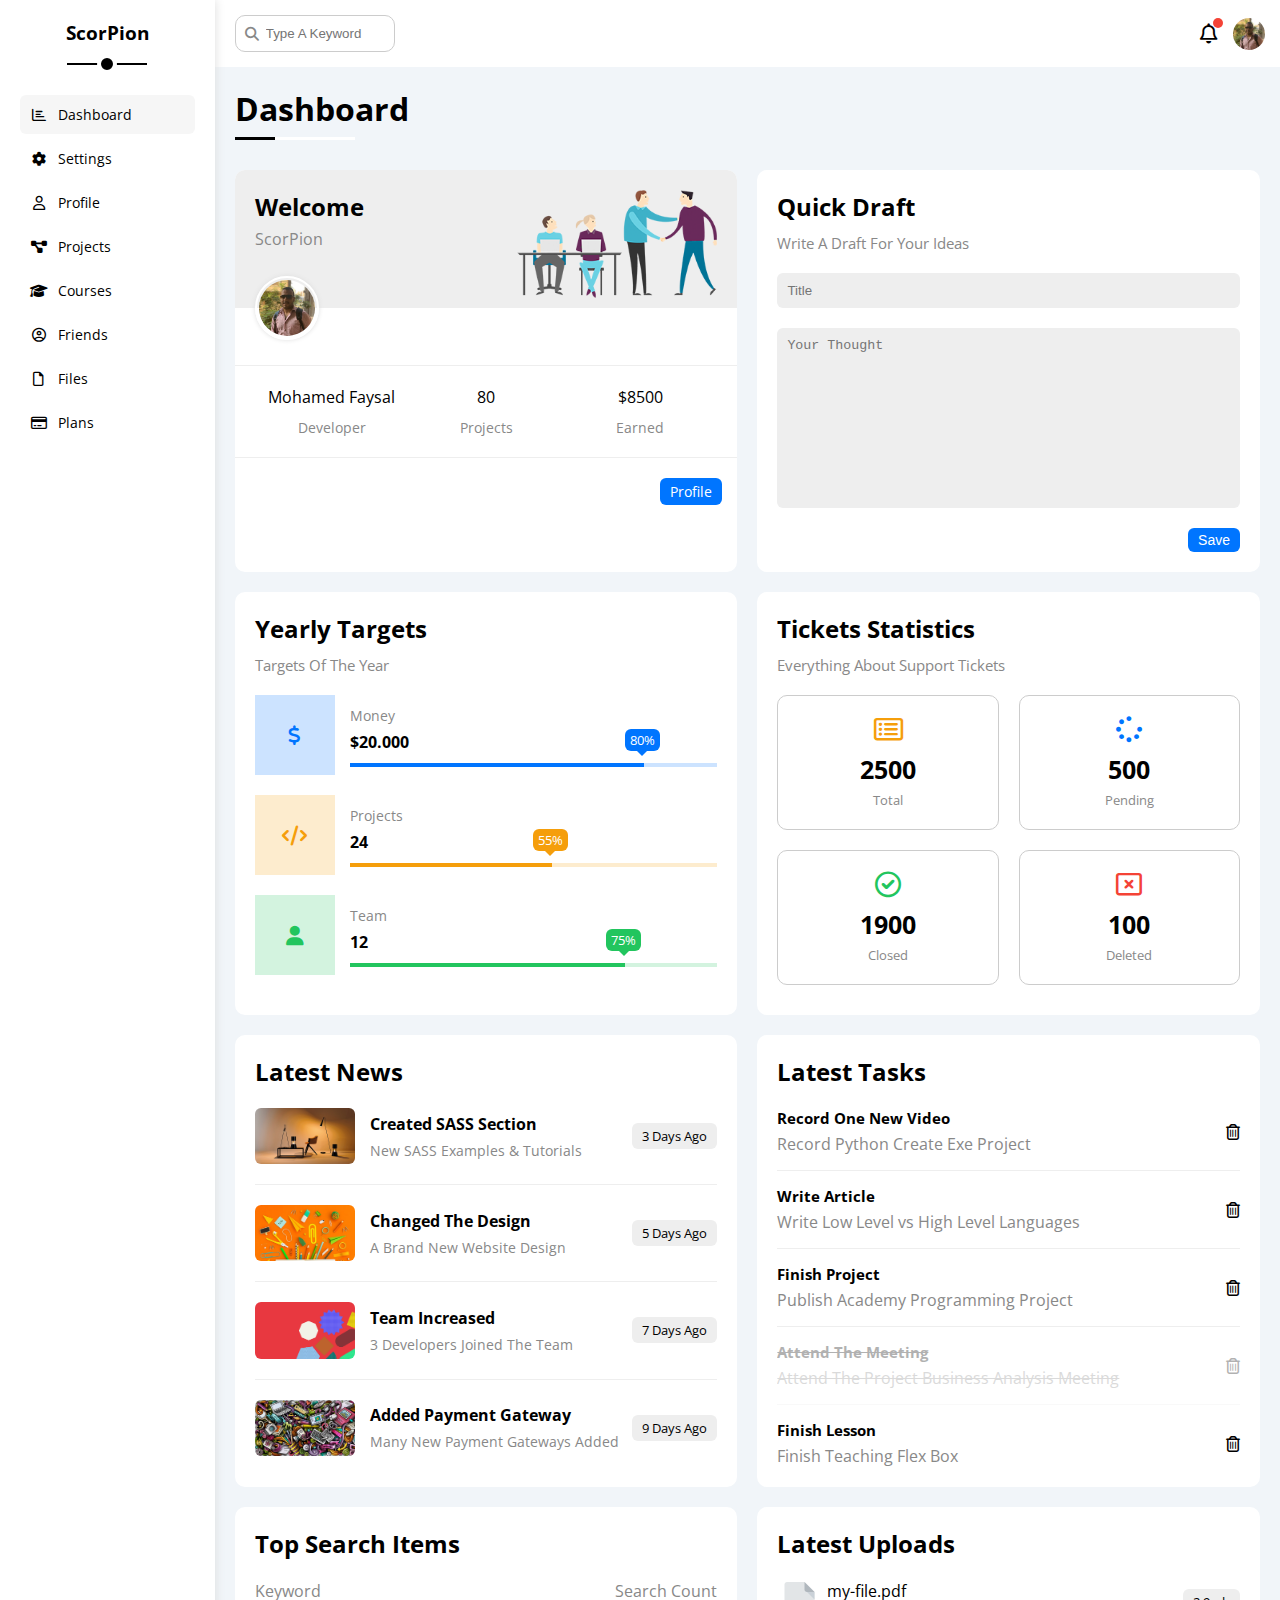
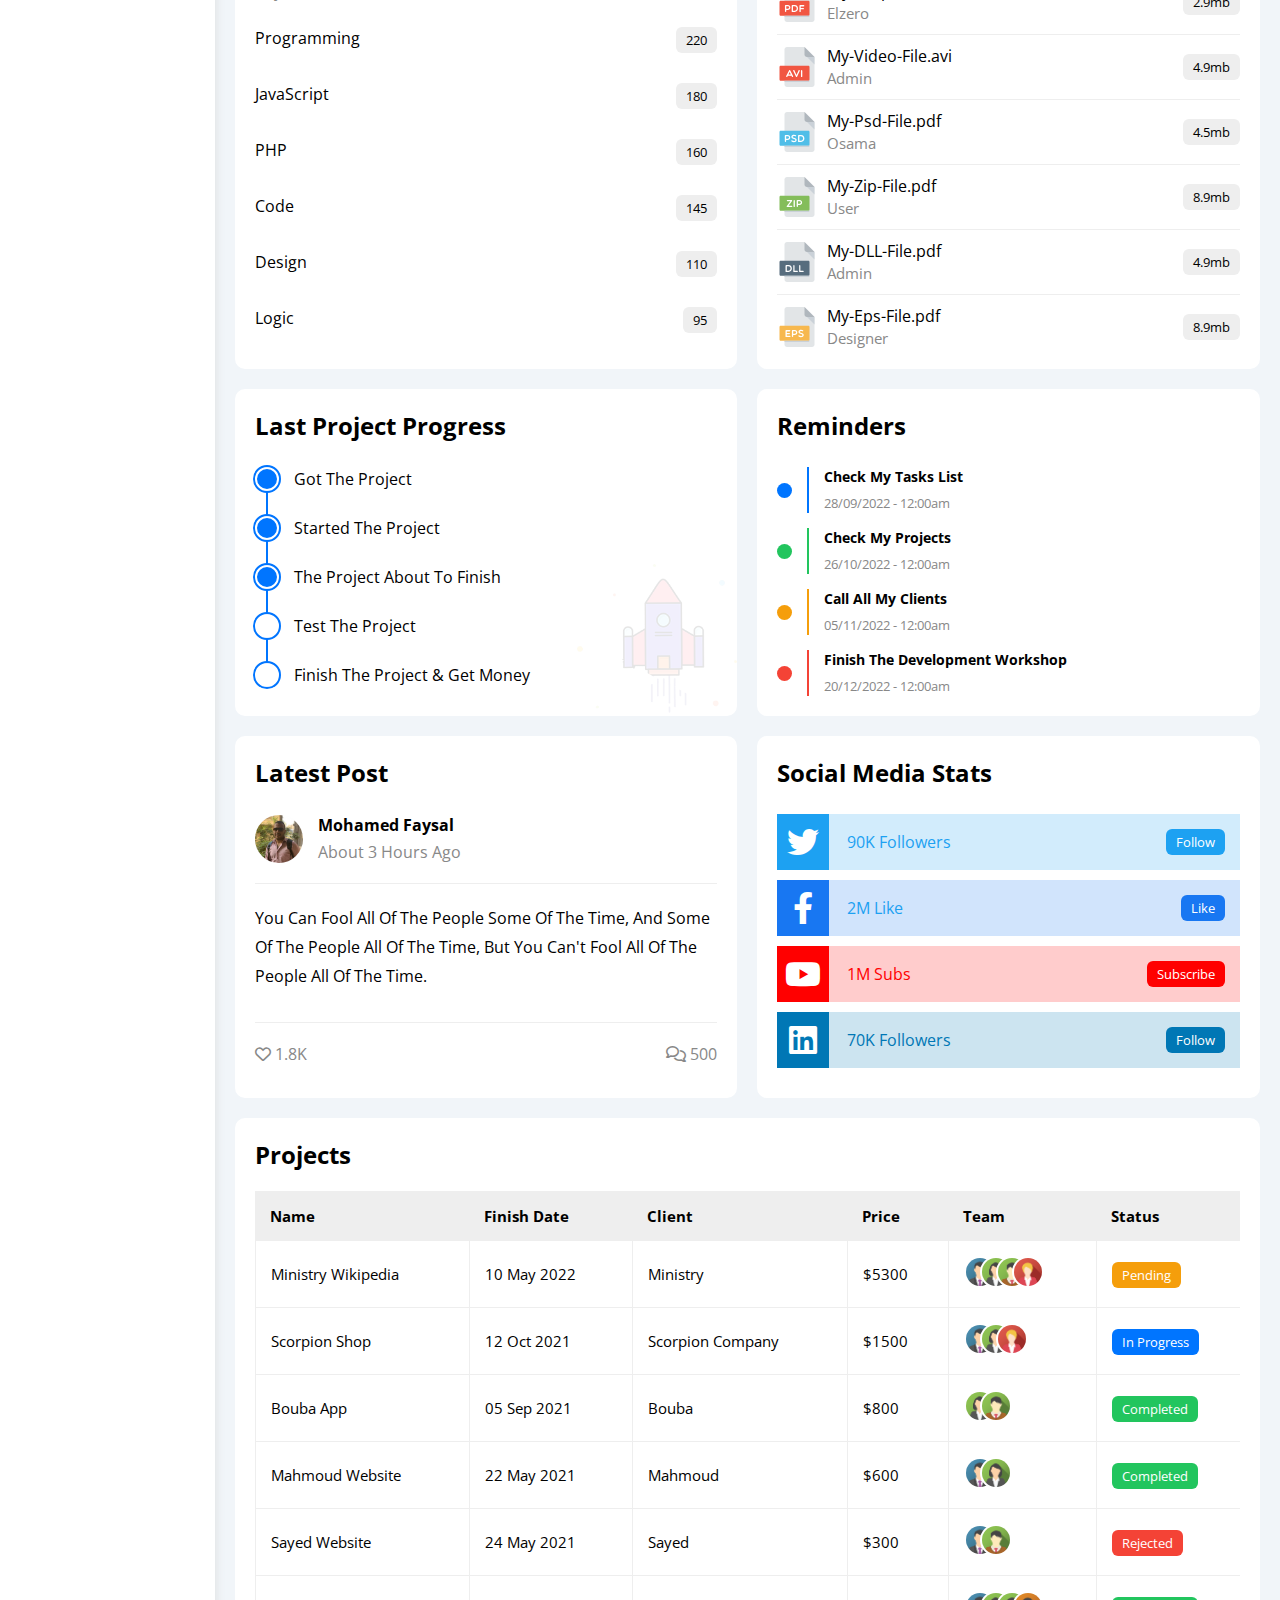
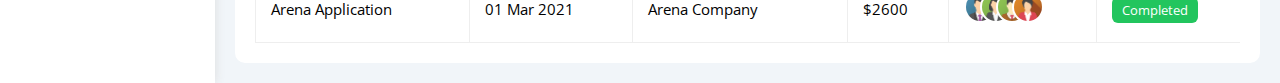
<file: index.html>
<!DOCTYPE html>
<html lang="en">
  <head>
    <meta charset="UTF-8" />
    <meta http-equiv="X-UA-Compatible" content="IE=edge" />
    <meta name="viewport" content="width=device-width, initial-scale=1.0" />
    <title>Dashboard</title>
    <link rel="stylesheet" href="css/all.min.css" />
    <link rel="stylesheet" href="css/framework.css" />
    <link rel="stylesheet" href="css/master.css" />
    <link rel="preconnect" href="https://fonts.googleapis.com" />
    <link rel="preconnect" href="https://fonts.gstatic.com" crossorigin />
    <link
      href="https://fonts.googleapis.com/css2?family=Open+Sans:wght@300;500&display=swap"
      rel="stylesheet"
    />
  </head>
  <body>
    <div class="page d-flex">
      <div class="sidebar bg-white p-20 p-relative">
        <h3 class="p-relative txt-c mt-0">ScorPion</h3>
        <ul>
          <li>
            <a
              class="active d-flex align-center fs-14 c-black rad-6 p-10"
              href="index.html"
            >
              <i class="fa-regular fa-chart-bar fa-fw"></i>
              <span>Dashboard</span>
            </a>
          </li>
          <li>
            <a
              class="d-flex align-center fs-14 c-black rad-6 p-10"
              href="settings.html"
            >
              <i class="fa-solid fa-gear fa-fw"></i>
              <span>Settings</span>
            </a>
          </li>
          <li>
            <a
              class="d-flex align-center fs-14 c-black rad-6 p-10"
              href="profile.html"
            >
              <i class="fa-regular fa-user fa-fw"></i>
              <span>Profile</span>
            </a>
          </li>
          <li>
            <a
              class="d-flex align-center fs-14 c-black rad-6 p-10"
              href="projects.html"
            >
              <i class="fa-solid fa-diagram-project fa-fw"></i>
              <span>Projects</span>
            </a>
          </li>
          <li>
            <a
              class="d-flex align-center fs-14 c-black rad-6 p-10"
              href="courses.html"
            >
              <i class="fa-solid fa-graduation-cap fa-fw"></i>
              <span>Courses</span>
            </a>
          </li>
          <li>
            <a
              class="d-flex align-center fs-14 c-black rad-6 p-10"
              href="friends.html"
            >
              <i class="fa-regular fa-circle-user fa-fw"></i>
              <span>Friends</span>
            </a>
          </li>
          <li>
            <a
              class="d-flex align-center fs-14 c-black rad-6 p-10"
              href="files.html"
            >
              <i class="fa-regular fa-file fa-fw"></i>
              <span>Files</span>
            </a>
          </li>
          <li>
            <a
              class="d-flex align-center fs-14 c-black rad-6 p-10"
              href="plans.html"
            >
              <i class="fa-regular fa-credit-card fa-fw"></i>
              <span>Plans</span>
            </a>
          </li>
        </ul>
      </div>
      <div class="content w-full">
        <!-- Start Head -->
        <div class="head bg-white p-15 between-flex">
          <div class="search p-relative">
            <input class="p-10" type="search" placeholder="Type A Keyword" />
          </div>
          <div class="icons d-flex align-center">
            <span class="notification p-relative">
              <i class="fa-regular fa-bell fa-lg"></i>
            </span>
            <img src="imgs/scorpion.jpg" alt="" />
          </div>
        </div>
        <!-- End Head -->
        <h1 class="p-relative">Dashboard</h1>
        <div class="wrapper d-grid gap-20">
          <!-- Start Welcome Widget -->
          <div class="welcome bg-white rad-10 txt-c-mobile block-mobile">
            <div class="intro p-20 d-flex space-between bg-eee">
              <div>
                <h2 class="m-0">Welcome</h2>
                <p class="c-grey mt-5">ScorPion</p>
              </div>
              <img class="hide-mobile" src="imgs/welcome.png" alt="" />
            </div>
            <img src="imgs/scorpion.jpg" alt="" class="avatar" />
            <div class="body txt-c d-flex p-20 mt-20 mb-20 block-mobile">
              <div>
                Mohamed Faysal
                <span class="d-block c-grey fs-14 mt-10">Developer</span>
              </div>
              <div>
                80 <span class="d-block c-grey fs-14 mt-10">Projects</span>
              </div>
              <div>
                $8500 <span class="d-block c-grey fs-14 mt-10">Earned</span>
              </div>
            </div>
            <a
              href="profile.html"
              class="visit d-block fs-14 bg-blue c-white w-fit btn-shape"
              >Profile</a
            >
          </div>
          <!-- End Welcome Widget -->
          <!-- Start Quick Draft Widget -->
          <div class="quick-draft p-20 bg-white rad-10">
            <h2 class="mt-0 mb-10">Quick Draft</h2>
            <p class="mt-0 mb-20 c-grey fs-15">Write A Draft For Your Ideas</p>
            <form>
              <input
                class="d-block mb-20 w-full p-10 b-none bg-eee rad-6"
                type="text"
                placeholder="Title"
              />
              <textarea
                class="d-block mb-20 w-full p-10 b-none bg-eee rad-6"
                placeholder="Your Thought"
              ></textarea>
              <input
                class="save d-block fs-14 bg-blue c-white b-none w-fit btn-shape"
                type="submit"
                value="Save"
              />
            </form>
          </div>
          <!-- End Quick Draft Widget -->
          <!-- Start Targets Widget -->
          <div class="targets p-20 bg-white rad-10">
            <h2 class="mt-0 mb-10">Yearly Targets</h2>
            <p class="mt-0 mb-20 c-grey fs-15">Targets Of The Year</p>
            <div class="target-row mb-20 blue center-flex">
              <div class="icon center-flex">
                <i class="fa-solid fa-dollar-sign fa-lg c-blue"></i>
              </div>
              <div class="details">
                <span class="fs-14 c-grey">Money</span>
                <span class="d-block mt-5 mb-10 fw-bold">$20.000</span>
                <div class="progress p-relative">
                  <span class="bg-blue blue" style="width: 80%">
                    <span class="bg-blue">80%</span>
                  </span>
                </div>
              </div>
            </div>
            <div class="target-row mb-20 center-flex orange">
              <div class="icon center-flex">
                <i class="fa-solid fa-code fa-lg c-orange"></i>
              </div>
              <div class="details">
                <span class="fs-14 c-grey">Projects</span>
                <span class="d-block mt-5 mb-10 fw-bold">24</span>
                <div class="progress p-relative">
                  <span class="bg-orange orange" style="width: 55%">
                    <span class="bg-orange">55%</span>
                  </span>
                </div>
              </div>
            </div>
            <div class="target-row mb-20 center-flex green">
              <div class="icon center-flex">
                <i class="fa-solid fa-user fa-lg c-green"></i>
              </div>
              <div class="details">
                <span class="fs-14 c-grey">Team</span>
                <span class="d-block mt-5 mb-10 fw-bold">12</span>
                <div class="progress p-relative">
                  <span class="bg-green green" style="width: 75%">
                    <span class="bg-green">75%</span>
                  </span>
                </div>
              </div>
            </div>
          </div>
          <!-- End Targets Widget -->
          <!-- Start Ticket Widget -->
          <div class="tickets p-20 bg-white rad-10">
            <h2 class="mt-0 mb-10">Tickets Statistics</h2>
            <p class="mt-0 mb-20 c-grey fs-15">
              Everything About Support Tickets
            </p>
            <div class="d-flex txt-c gap-20 f-wrap">
              <div class="box p-20 rad-10 fs-13 c-grey">
                <i
                  class="fa-regular fa-rectangle-list fa-2x mb-10 c-orange"
                ></i>
                <span class="d-block c-black fw-bold fs-25 mb-5">2500</span>
                Total
              </div>
              <div class="box p-20 rad-10 fs-13 c-grey">
                <i class="fa-solid fa-spinner fa-2x mb-10 c-blue"></i>
                <span class="d-block c-black fw-bold fs-25 mb-5">500</span>
                Pending
              </div>
              <div class="box p-20 rad-10 fs-13 c-grey">
                <i class="fa-regular fa-circle-check fa-2x mb-10 c-green"></i>
                <span class="d-block c-black fw-bold fs-25 mb-5">1900</span>
                Closed
              </div>
              <div class="box p-20 rad-10 fs-13 c-grey">
                <i class="fa-regular fa-rectangle-xmark fa-2x mb-10 c-red"></i>
                <span class="d-block c-black fw-bold fs-25 mb-5">100</span>
                Deleted
              </div>
            </div>
          </div>
          <!-- End Ticket Widget -->
          <!-- Start Latest News Widget -->
          <div class="latest-news p-20 bg-white rad-10 txt-c-mobile">
            <h2 class="mt-0 mb-20">Latest News</h2>
            <div class="news-row d-flex align-center">
              <img src="imgs/news-01.png" alt="" />
              <div class="info">
                <h3>Created SASS Section</h3>
                <p class="m-0 fs-14 c-grey">New SASS Examples & Tutorials</p>
              </div>
              <div class="btn-shape bg-eee fs-13 label">3 Days Ago</div>
            </div>
            <div class="news-row d-flex align-center">
              <img src="imgs/news-02.png" alt="" />
              <div class="info">
                <h3>Changed The Design</h3>
                <p class="m-0 fs-14 c-grey">A Brand New Website Design</p>
              </div>
              <div class="btn-shape bg-eee fs-13 label">5 Days Ago</div>
            </div>
            <div class="news-row d-flex align-center">
              <img src="imgs/news-03.png" alt="" />
              <div class="info">
                <h3>Team Increased</h3>
                <p class="m-0 fs-14 c-grey">3 Developers Joined The Team</p>
              </div>
              <div class="btn-shape bg-eee fs-13 label">7 Days Ago</div>
            </div>
            <div class="news-row d-flex align-center">
              <img src="imgs/news-04.png" alt="" />
              <div class="info">
                <h3>Added Payment Gateway</h3>
                <p class="m-0 fs-14 c-grey">Many New Payment Gateways Added</p>
              </div>
              <div class="btn-shape bg-eee fs-13 label">9 Days Ago</div>
            </div>
          </div>
          <!-- End Latest News Widget -->
          <!-- Start Tasks Widget -->
          <div class="tasks p-20 bg-white rad-10">
            <h2 class="mt-0 mb-20">Latest Tasks</h2>
            <div class="task-row between-flex">
              <div class="info">
                <h3 class="mt-0 mb-5 fs-15">Record One New Video</h3>
                <p class="m-0 c-grey">Record Python Create Exe Project</p>
              </div>
              <i class="fa-regular fa-trash-can delete"></i>
            </div>
            <div class="task-row between-flex">
              <div class="info">
                <h3 class="mt-0 mb-5 fs-15">Write Article</h3>
                <p class="m-0 c-grey">
                  Write Low Level vs High Level Languages
                </p>
              </div>
              <i class="fa-regular fa-trash-can delete"></i>
            </div>
            <div class="task-row between-flex">
              <div class="info">
                <h3 class="mt-0 mb-5 fs-15">Finish Project</h3>
                <p class="m-0 c-grey">Publish Academy Programming Project</p>
              </div>
              <i class="fa-regular fa-trash-can delete"></i>
            </div>
            <div class="task-row between-flex done">
              <div class="info">
                <h3 class="mt-0 mb-5 fs-15">Attend The Meeting</h3>
                <p class="m-0 c-grey">
                  Attend The Project Business Analysis Meeting
                </p>
              </div>
              <i class="fa-regular fa-trash-can delete"></i>
            </div>
            <div class="task-row between-flex">
              <div class="info">
                <h3 class="mt-0 mb-5 fs-15">Finish Lesson</h3>
                <p class="m-0 c-grey">Finish Teaching Flex Box</p>
              </div>
              <i class="fa-regular fa-trash-can delete"></i>
            </div>
          </div>
          <!-- End Tasks -->
          <!-- Start Top Search Word Widget -->
          <div class="search-items p-20 bg-white rad-10">
            <h2 class="mt-0 mb-20">Top Search Items</h2>
            <div class="items-head d-flex space-between c-grey mb-10">
              <div>Keyword</div>
              <div>Search Count</div>
            </div>
            <div class="items d-flex space-between pt-15 pb-15">
              <span>Programming</span>
              <span class="bg-eee fs-13 btn-shape">220</span>
            </div>
            <div class="items d-flex space-between pt-15 pb-15">
              <span>JavaScript</span>
              <span class="bg-eee btn-shape fs-13">180</span>
            </div>
            <div class="items d-flex space-between pt-15 pb-15">
              <span>PHP</span>
              <span class="bg-eee btn-shape fs-13">160</span>
            </div>
            <div class="items d-flex space-between pt-15 pb-15">
              <span>Code</span>
              <span class="bg-eee btn-shape fs-13">145</span>
            </div>
            <div class="items d-flex space-between pt-15 pb-15">
              <span>Design</span>
              <span class="bg-eee btn-shape fs-13">110</span>
            </div>
            <div class="items d-flex space-between pt-15 pb-15">
              <span>Logic</span>
              <span class="bg-eee btn-shape fs-13">95</span>
            </div>
          </div>
          <!-- End Top Search Word Widget -->
          <!-- Start Latest Uploads Widget -->
          <div class="latest-uploads p-20 bg-white rad-10">
            <h2 class="mt-0 mb-20">Latest Uploads</h2>
            <ul class="m-0">
              <li class="between-flex pb-10 mb-10">
                <div class="d-flex align-center">
                  <img class="mr-10" src="imgs/pdf.svg" alt="" />
                  <div>
                    <span class="d-block">my-file.pdf</span>
                    <span class="fs-15 c-grey">Elzero</span>
                  </div>
                </div>
                <div class="bg-eee btn-shape fs-13">2.9mb</div>
              </li>
              <li class="between-flex pb-10 mb-10">
                <div class="d-flex align-center">
                  <img class="mr-10" src="imgs/avi.svg" alt="" />
                  <div>
                    <span class="d-block">My-Video-File.avi</span>
                    <span class="fs-15 c-grey">Admin</span>
                  </div>
                </div>
                <div class="bg-eee btn-shape fs-13">4.9mb</div>
              </li>
              <li class="between-flex pb-10 mb-10">
                <div class="d-flex align-center">
                  <img class="mr-10" src="imgs/psd.svg" alt="" />
                  <div>
                    <span class="d-block">My-Psd-File.pdf</span>
                    <span class="fs-15 c-grey">Osama</span>
                  </div>
                </div>
                <div class="bg-eee btn-shape fs-13">4.5mb</div>
              </li>
              <li class="between-flex pb-10 mb-10">
                <div class="d-flex align-center">
                  <img class="mr-10" src="imgs/zip.svg" alt="" />
                  <div>
                    <span class="d-block">My-Zip-File.pdf</span>
                    <span class="fs-15 c-grey">User</span>
                  </div>
                </div>
                <div class="bg-eee btn-shape fs-13">8.9mb</div>
              </li>
              <li class="between-flex pb-10 mb-10">
                <div class="d-flex align-center">
                  <img class="mr-10" src="imgs/dll.svg" alt="" />
                  <div>
                    <span class="d-block">My-DLL-File.pdf</span>
                    <span class="fs-15 c-grey">Admin</span>
                  </div>
                </div>
                <div class="bg-eee btn-shape fs-13">4.9mb</div>
              </li>
              <li class="between-flex">
                <div class="d-flex align-center">
                  <img class="mr-10" src="imgs/eps.svg" alt="" />
                  <div>
                    <span class="d-block">My-Eps-File.pdf</span>
                    <span class="fs-15 c-grey">Designer</span>
                  </div>
                </div>
                <div class="bg-eee btn-shape fs-13">8.9mb</div>
              </li>
            </ul>
          </div>
          <!-- End Latest Uploads Widget -->
          <!-- Start Last Project Progress Widget -->
          <div class="last-project p-20 bg-white rad-10 p-relative">
            <h2 class="mt-0 mb-20">Last Project Progress</h2>
            <ul class="m-0 p-relative">
              <li class="mt-25 d-flex align-center done">Got The Project</li>
              <li class="mt-25 d-flex align-center done">
                Started The Project
              </li>
              <li class="mt-25 d-flex align-center done">
                The Project About To Finish
              </li>
              <li class="mt-25 d-flex align-center current">
                Test The Project
              </li>
              <li class="mt-25 d-flex align-center">
                Finish The Project & Get Money
              </li>
            </ul>
            <img
              class="launch-icon hide-mobile"
              src="imgs/project.png"
              alt=""
            />
          </div>
          <!-- End Last Project Progress Widget -->
          <!-- Start Reminders Widget -->
          <div class="reminders p-20 bg-white rad-10 p-relative">
            <h2 class="mt-0 mb-25">Reminders</h2>
            <ul class="m-0">
              <li class="d-flex align-center mt-15">
                <span class="key bg-blue mr-15 d-block rad-half"></span>
                <div class="pl-15 blue">
                  <p class="fs-14 fw-bold mt-0 mb-5">Check My Tasks List</p>
                  <span class="fs-13 c-grey">28/09/2022 - 12:00am</span>
                </div>
              </li>
              <li class="d-flex align-center mt-15">
                <span class="key bg-green mr-15 d-block rad-half"></span>
                <div class="pl-15 green">
                  <p class="fs-14 fw-bold mt-0 mb-5">Check My Projects</p>
                  <span class="fs-13 c-grey">26/10/2022 - 12:00am</span>
                </div>
              </li>
              <li class="d-flex align-center mt-15">
                <span class="key bg-orange mr-15 d-block rad-half"></span>
                <div class="pl-15 orange">
                  <p class="fs-14 fw-bold mt-0 mb-5">Call All My Clients</p>
                  <span class="fs-13 c-grey">05/11/2022 - 12:00am</span>
                </div>
              </li>
              <li class="d-flex align-center mt-15">
                <span class="key bg-red mr-15 d-block rad-half"></span>
                <div class="pl-15 red">
                  <p class="fs-14 fw-bold mt-0 mb-5">
                    Finish The Development Workshop
                  </p>
                  <span class="fs-13 c-grey">20/12/2022 - 12:00am</span>
                </div>
              </li>
            </ul>
          </div>
          <!-- End Reminders Widget -->
          <!-- Start Latest Post Widget -->
          <div class="latest-post p-20 bg-white rad-10 p-relative">
            <h2 class="mt-0 mb-25">Latest Post</h2>
            <div class="top d-flex align-center">
              <img class="avatar mr-15" src="imgs/scorpion.jpg" alt="" />
              <div class="info">
                <span class="d-block mb-5 fw-bold">Mohamed Faysal</span>
                <span class="c-grey">About 3 Hours Ago</span>
              </div>
            </div>
            <div class="post-content txt-c-mobile pt-20 pb-20 mt-20 mb-20">
              You can fool all of the people some of the time, and some of the
              people all of the time, but you can't fool all of the people all
              of the time.
            </div>
            <div class="post-stats between-flex c-grey">
              <div>
                <i class="fa-regular fa-heart"></i>
                <span>1.8K</span>
              </div>
              <div>
                <i class="fa-regular fa-comments"></i>
                <span>500</span>
              </div>
            </div>
          </div>
          <!-- End Latest Post Widget -->
          <!-- Start Social Media Stats Widget -->
          <div class="social-media p-20 bg-white rad-10 p-relative">
            <h2 class="mt-0 mb-25">Social Media Stats</h2>
            <div class="box twitter p-15 p-relative mb-10 between-flex">
              <i
                class="fa-brands fa-twitter fa-2x c-white h-full center-flex"
              ></i>
              <span>90K Followers</span>
              <a class="fs-13 c-white btn-shape" href="#">Follow</a>
            </div>
            <div class="box facebook p-15 p-relative mb-10 between-flex">
              <i
                class="fa-brands fa-facebook-f fa-2x c-white h-full center-flex"
              ></i>
              <span>2M Like</span>
              <a class="fs-13 c-white btn-shape" href="#">Like</a>
            </div>
            <div class="box youtube p-15 p-relative mb-10 between-flex">
              <i
                class="fa-brands fa-youtube fa-2x c-white h-full center-flex"
              ></i>
              <span>1M Subs</span>
              <a class="fs-13 c-white btn-shape" href="#">Subscribe</a>
            </div>
            <div class="box linkedin p-15 p-relative mb-10 between-flex">
              <i
                class="fa-brands fa-linkedin fa-2x c-white h-full center-flex"
              ></i>
              <span>70K Followers</span>
              <a class="fs-13 c-white btn-shape" href="#">Follow</a>
            </div>
          </div>
          <!-- Start End Media Stats Widget -->
        </div>
        <!-- Start Projects Table -->
        <div class="projects p-20 bg-white rad-10 m-20">
          <h2 class="mt-0 mb-20">Projects</h2>
          <div class="responsive-table">
            <table class="fs-15 w-full">
              <thead>
                <tr>
                  <td>Name</td>
                  <td>Finish Date</td>
                  <td>Client</td>
                  <td>Price</td>
                  <td>Team</td>
                  <td>Status</td>
                </tr>
              </thead>
              <tbody>
                <tr>
                  <td>Ministry Wikipedia</td>
                  <td>10 May 2022</td>
                  <td>Ministry</td>
                  <td>$5300</td>
                  <td>
                    <img src="imgs/team-01.png" alt="" />
                    <img src="imgs/team-02.png" alt="" />
                    <img src="imgs/team-03.png" alt="" />
                    <img src="imgs/team-05.png" alt="" />
                  </td>
                  <td>
                    <span class="label btn-shape bg-orange c-white"
                      >Pending</span
                    >
                  </td>
                </tr>
                <tr>
                  <td>Scorpion Shop</td>
                  <td>12 Oct 2021</td>
                  <td>Scorpion Company</td>
                  <td>$1500</td>
                  <td>
                    <img src="imgs/team-01.png" alt="" />
                    <img src="imgs/team-02.png" alt="" />
                    <img src="imgs/team-05.png" alt="" />
                  </td>
                  <td>
                    <span class="label btn-shape bg-blue c-white"
                      >In Progress</span
                    >
                  </td>
                </tr>
                <tr>
                  <td>Bouba App</td>
                  <td>05 Sep 2021</td>
                  <td>Bouba</td>
                  <td>$800</td>
                  <td>
                    <img src="imgs/team-02.png" alt="" />
                    <img src="imgs/team-03.png" alt="" />
                  </td>
                  <td>
                    <span class="label btn-shape bg-green c-white"
                      >Completed</span
                    >
                  </td>
                </tr>
                <tr>
                  <td>Mahmoud Website</td>
                  <td>22 May 2021</td>
                  <td>Mahmoud</td>
                  <td>$600</td>
                  <td>
                    <img src="imgs/team-01.png" alt="" />
                    <img src="imgs/team-02.png" alt="" />
                  </td>
                  <td>
                    <span class="label btn-shape bg-green c-white"
                      >Completed</span
                    >
                  </td>
                </tr>
                <tr>
                  <td>Sayed Website</td>
                  <td>24 May 2021</td>
                  <td>Sayed</td>
                  <td>$300</td>
                  <td>
                    <img src="imgs/team-01.png" alt="" />
                    <img src="imgs/team-03.png" alt="" />
                  </td>
                  <td>
                    <span class="label btn-shape bg-red c-white">Rejected</span>
                  </td>
                </tr>
                <tr>
                  <td>Arena Application</td>
                  <td>01 Mar 2021</td>
                  <td>Arena Company</td>
                  <td>$2600</td>
                  <td>
                    <img src="imgs/team-01.png" alt="" />
                    <img src="imgs/team-02.png" alt="" />
                    <img src="imgs/team-03.png" alt="" />
                    <img src="imgs/team-04.png" alt="" />
                  </td>
                  <td>
                    <span class="label btn-shape bg-green c-white"
                      >Completed</span
                    >
                  </td>
                </tr>
              </tbody>
            </table>
          </div>
        </div>
        <!-- End Projects Table -->
      </div>
    </div>
  </body>
</html>
</file>
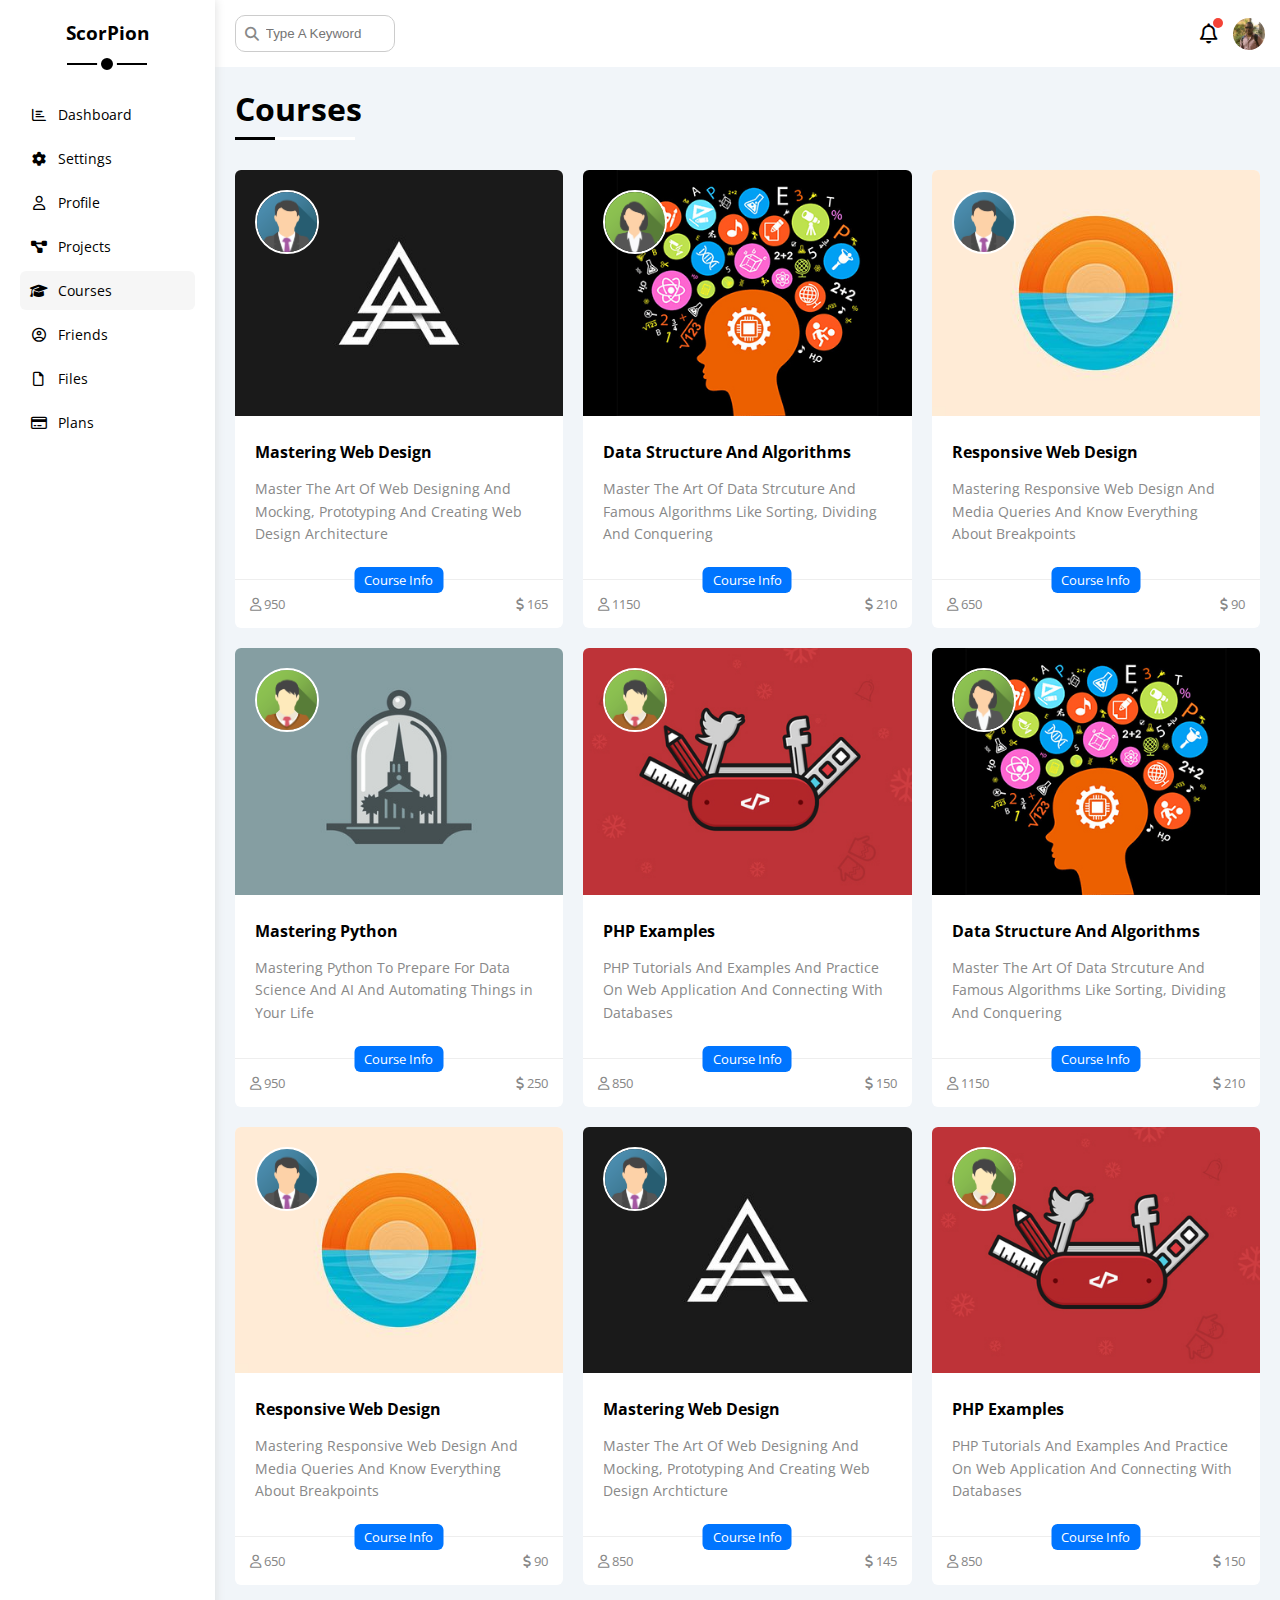
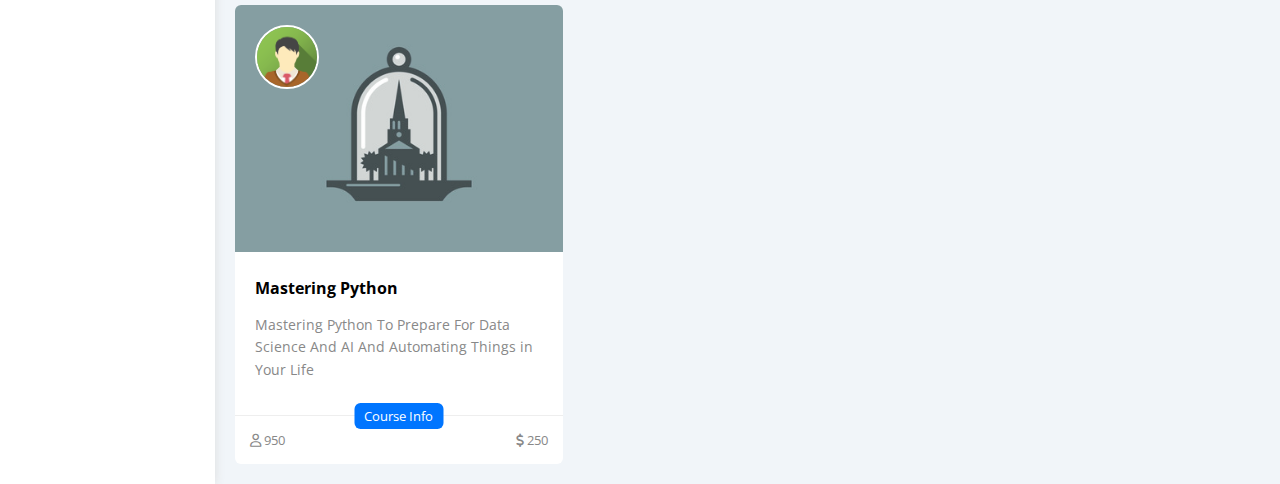
<file: courses.html>
<!DOCTYPE html>
<html lang="en">
  <head>
    <meta charset="UTF-8" />
    <meta http-equiv="X-UA-Compatible" content="IE=edge" />
    <meta name="viewport" content="width=device-width, initial-scale=1.0" />
    <title>Courses</title>
    <link rel="stylesheet" href="css/all.min.css" />
    <link rel="stylesheet" href="css/framework.css" />
    <link rel="stylesheet" href="css/master.css" />
    <link rel="preconnect" href="https://fonts.googleapis.com" />
    <link rel="preconnect" href="https://fonts.gstatic.com" crossorigin />
    <link
      href="https://fonts.googleapis.com/css2?family=Open+Sans:wght@300;500&display=swap"
      rel="stylesheet"
    />
  </head>
  <body>
    <div class="page d-flex">
      <div class="sidebar bg-white p-20 p-relative">
        <h3 class="p-relative txt-c mt-0">ScorPion</h3>
        <ul>
          <li>
            <a
              class="d-flex align-center fs-14 c-black rad-6 p-10"
              href="index.html"
            >
              <i class="fa-regular fa-chart-bar fa-fw"></i>
              <span>Dashboard</span>
            </a>
          </li>
          <li>
            <a
              class="d-flex align-center fs-14 c-black rad-6 p-10"
              href="settings.html"
            >
              <i class="fa-solid fa-gear fa-fw"></i>
              <span>Settings</span>
            </a>
          </li>
          <li>
            <a
              class="d-flex align-center fs-14 c-black rad-6 p-10"
              href="profile.html"
            >
              <i class="fa-regular fa-user fa-fw"></i>
              <span>Profile</span>
            </a>
          </li>
          <li>
            <a
              class="d-flex align-center fs-14 c-black rad-6 p-10"
              href="projects.html"
            >
              <i class="fa-solid fa-diagram-project fa-fw"></i>
              <span>Projects</span>
            </a>
          </li>
          <li>
            <a
              class="active d-flex align-center fs-14 c-black rad-6 p-10"
              href="courses.html"
            >
              <i class="fa-solid fa-graduation-cap fa-fw"></i>
              <span>Courses</span>
            </a>
          </li>
          <li>
            <a
              class="d-flex align-center fs-14 c-black rad-6 p-10"
              href="friends.html"
            >
              <i class="fa-regular fa-circle-user fa-fw"></i>
              <span>Friends</span>
            </a>
          </li>
          <li>
            <a
              class="d-flex align-center fs-14 c-black rad-6 p-10"
              href="files.html"
            >
              <i class="fa-regular fa-file fa-fw"></i>
              <span>Files</span>
            </a>
          </li>
          <li>
            <a
              class="d-flex align-center fs-14 c-black rad-6 p-10"
              href="plans.html"
            >
              <i class="fa-regular fa-credit-card fa-fw"></i>
              <span>Plans</span>
            </a>
          </li>
        </ul>
      </div>
      <div class="content w-full">
        <!-- Start Head -->
        <div class="head bg-white p-15 between-flex">
          <div class="search p-relative">
            <input class="p-10" type="search" placeholder="Type A Keyword" />
          </div>
          <div class="icons d-flex align-center">
            <span class="notification p-relative">
              <i class="fa-regular fa-bell fa-lg"></i>
            </span>
            <img src="imgs/scorpion.jpg" alt="" />
          </div>
        </div>
        <!-- End Head -->
        <h1 class="p-relative">Courses</h1>
        <div class="courses-page d-grid m-20 gap-20">
          <div class="course bg-white rad-6 p-relative">
            <img class="cover" src="imgs/course-01.jpg" alt="" />
            <img class="instructor" src="imgs/team-01.png" alt="" />
            <div class="p-20">
              <h4 class="m-0">Mastering Web Design</h4>
              <p class="description c-grey mt-15 fs-14">
                Master The Art Of Web Designing And Mocking, Prototyping And
                Creating Web Design Architecture
              </p>
            </div>
            <div class="info p-15 p-relative between-flex">
              <span class="title bg-blue c-white btn-shape">Course Info</span>
              <span class="c-grey">
                <i class="fa-regular fa-user"></i>
                950
              </span>
              <span class="c-grey">
                <i class="fa-solid fa-dollar-sign"></i>
                165
              </span>
            </div>
          </div>
          <div class="course bg-white rad-6 p-relative">
            <img class="cover" src="imgs/course-02.jpg" alt="" />
            <img class="instructor" src="imgs/team-02.png" alt="" />
            <div class="p-20">
              <h4 class="m-0">Data Structure And Algorithms</h4>
              <p class="description c-grey mt-15 fs-14">
                Master The Art Of Data Strcuture And Famous Algorithms Like
                Sorting, Dividing And Conquering
              </p>
            </div>
            <div class="info p-15 p-relative between-flex">
              <span class="title bg-blue c-white btn-shape">Course Info</span>
              <span class="c-grey">
                <i class="fa-regular fa-user"></i> 1150</span
              >
              <span class="c-grey"
                ><i class="fa-solid fa-dollar-sign"></i> 210</span
              >
            </div>
          </div>
          <div class="course bg-white rad-6 p-relative">
            <img class="cover" src="imgs/course-03.jpg" alt="" />
            <img class="instructor" src="imgs/team-01.png" alt="" />
            <div class="p-20">
              <h4 class="m-0">Responsive Web Design</h4>
              <p class="description c-grey mt-15 fs-14">
                Mastering Responsive Web Design And Media Queries And Know
                Everything About Breakpoints
              </p>
            </div>
            <div class="info p-15 p-relative between-flex">
              <span class="title bg-blue c-white btn-shape">Course Info</span>
              <span class="c-grey">
                <i class="fa-regular fa-user"></i> 650</span
              >
              <span class="c-grey"
                ><i class="fa-solid fa-dollar-sign"></i> 90</span
              >
            </div>
          </div>
          <div class="course bg-white rad-6 p-relative">
            <img class="cover" src="imgs/course-04.jpg" alt="" />
            <img class="instructor" src="imgs/team-03.png" alt="" />
            <div class="p-20">
              <h4 class="m-0">Mastering Python</h4>
              <p class="description c-grey mt-15 fs-14">
                Mastering Python To Prepare For Data Science And AI And
                Automating Things in Your Life
              </p>
            </div>
            <div class="info p-15 p-relative between-flex">
              <span class="title bg-blue c-white btn-shape">Course Info</span>
              <span class="c-grey">
                <i class="fa-regular fa-user"></i> 950</span
              >
              <span class="c-grey"
                ><i class="fa-solid fa-dollar-sign"></i> 250</span
              >
            </div>
          </div>
          <div class="course bg-white rad-6 p-relative">
            <img class="cover" src="imgs/course-05.jpg" alt="" />
            <img class="instructor" src="imgs/team-03.png" alt="" />
            <div class="p-20">
              <h4 class="m-0">PHP Examples</h4>
              <p class="description c-grey mt-15 fs-14">
                PHP Tutorials And Examples And Practice On Web Application And
                Connecting With Databases
              </p>
            </div>
            <div class="info p-15 p-relative between-flex">
              <span class="title bg-blue c-white btn-shape">Course Info</span>
              <span class="c-grey">
                <i class="fa-regular fa-user"></i> 850</span
              >
              <span class="c-grey"
                ><i class="fa-solid fa-dollar-sign"></i> 150</span
              >
            </div>
          </div>
          <div class="course bg-white rad-6 p-relative">
            <img class="cover" src="imgs/course-02.jpg" alt="" />
            <img class="instructor" src="imgs/team-02.png" alt="" />
            <div class="p-20">
              <h4 class="m-0">Data Structure And Algorithms</h4>
              <p class="description c-grey mt-15 fs-14">
                Master The Art Of Data Strcuture And Famous Algorithms Like
                Sorting, Dividing And Conquering
              </p>
            </div>
            <div class="info p-15 p-relative between-flex">
              <span class="title bg-blue c-white btn-shape">Course Info</span>
              <span class="c-grey">
                <i class="fa-regular fa-user"></i> 1150</span
              >
              <span class="c-grey"
                ><i class="fa-solid fa-dollar-sign"></i> 210</span
              >
            </div>
          </div>
          <div class="course bg-white rad-6 p-relative">
            <img class="cover" src="imgs/course-03.jpg" alt="" />
            <img class="instructor" src="imgs/team-01.png" alt="" />
            <div class="p-20">
              <h4 class="m-0">Responsive Web Design</h4>
              <p class="description c-grey mt-15 fs-14">
                Mastering Responsive Web Design And Media Queries And Know
                Everything About Breakpoints
              </p>
            </div>
            <div class="info p-15 p-relative between-flex">
              <span class="title bg-blue c-white btn-shape">Course Info</span>
              <span class="c-grey">
                <i class="fa-regular fa-user"></i> 650</span
              >
              <span class="c-grey"
                ><i class="fa-solid fa-dollar-sign"></i> 90</span
              >
            </div>
          </div>
          <div class="course bg-white rad-6 p-relative">
            <img class="cover" src="imgs/course-01.jpg" alt="" />
            <img class="instructor" src="imgs/team-01.png" alt="" />
            <div class="p-20">
              <h4 class="m-0">Mastering Web Design</h4>
              <p class="description c-grey mt-15 fs-14">
                Master The Art Of Web Designing And Mocking, Prototyping And
                Creating Web Design Archticture
              </p>
            </div>
            <div class="info p-15 p-relative between-flex">
              <span class="title bg-blue c-white btn-shape">Course Info</span>
              <span class="c-grey">
                <i class="fa-regular fa-user"></i> 850</span
              >
              <span class="c-grey"
                ><i class="fa-solid fa-dollar-sign"></i> 145</span
              >
            </div>
          </div>
          <div class="course bg-white rad-6 p-relative">
            <img class="cover" src="imgs/course-05.jpg" alt="" />
            <img class="instructor" src="imgs/team-03.png" alt="" />
            <div class="p-20">
              <h4 class="m-0">PHP Examples</h4>
              <p class="description c-grey mt-15 fs-14">
                PHP Tutorials And Examples And Practice On Web Application And
                Connecting With Databases
              </p>
            </div>
            <div class="info p-15 p-relative between-flex">
              <span class="title bg-blue c-white btn-shape">Course Info</span>
              <span class="c-grey">
                <i class="fa-regular fa-user"></i> 850</span
              >
              <span class="c-grey"
                ><i class="fa-solid fa-dollar-sign"></i> 150</span
              >
            </div>
          </div>
          <div class="course bg-white rad-6 p-relative">
            <img class="cover" src="imgs/course-04.jpg" alt="" />
            <img class="instructor" src="imgs/team-03.png" alt="" />
            <div class="p-20">
              <h4 class="m-0">Mastering Python</h4>
              <p class="description c-grey mt-15 fs-14">
                Mastering Python To Prepare For Data Science And AI And
                Automating Things in Your Life
              </p>
            </div>
            <div class="info p-15 p-relative between-flex">
              <span class="title bg-blue c-white btn-shape">Course Info</span>
              <span class="c-grey">
                <i class="fa-regular fa-user"></i> 950</span
              >
              <span class="c-grey"
                ><i class="fa-solid fa-dollar-sign"></i> 250</span
              >
            </div>
          </div>
        </div>
      </div>
    </div>
  </body>
</html>
</file>
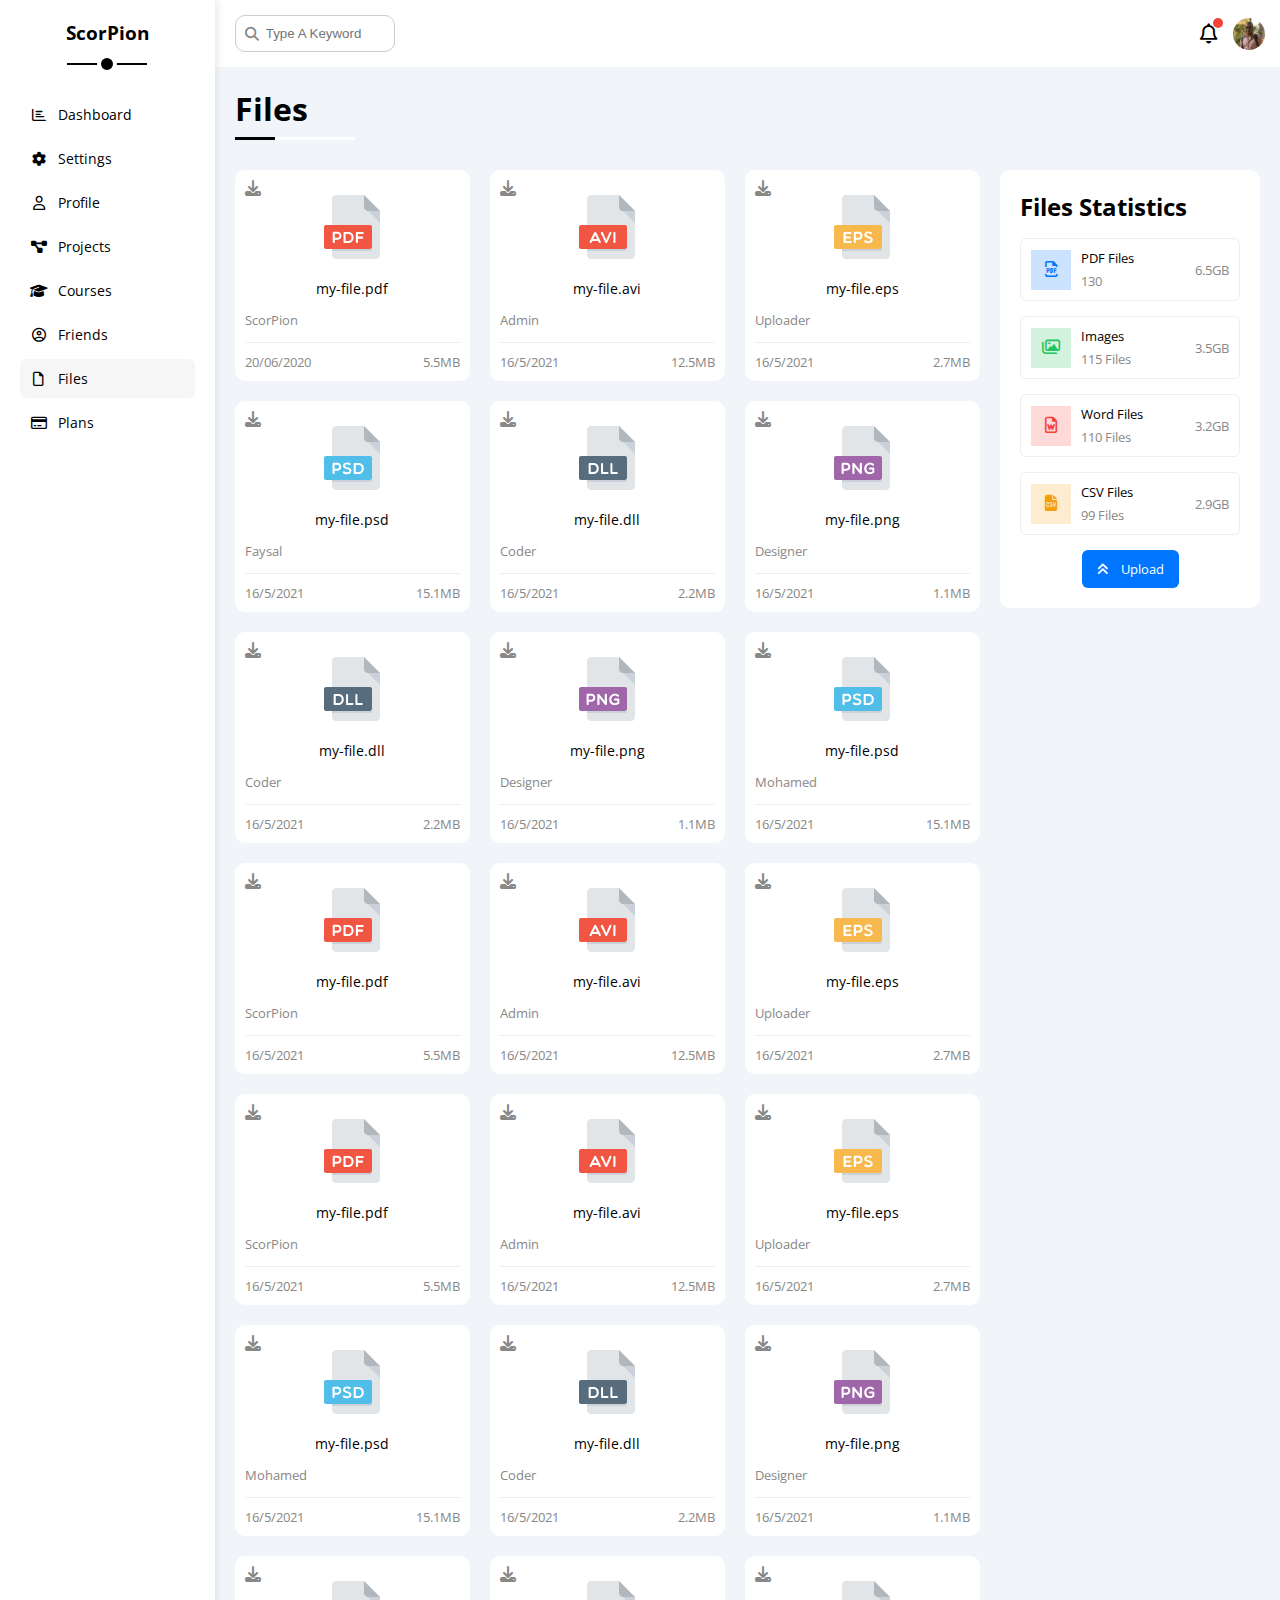
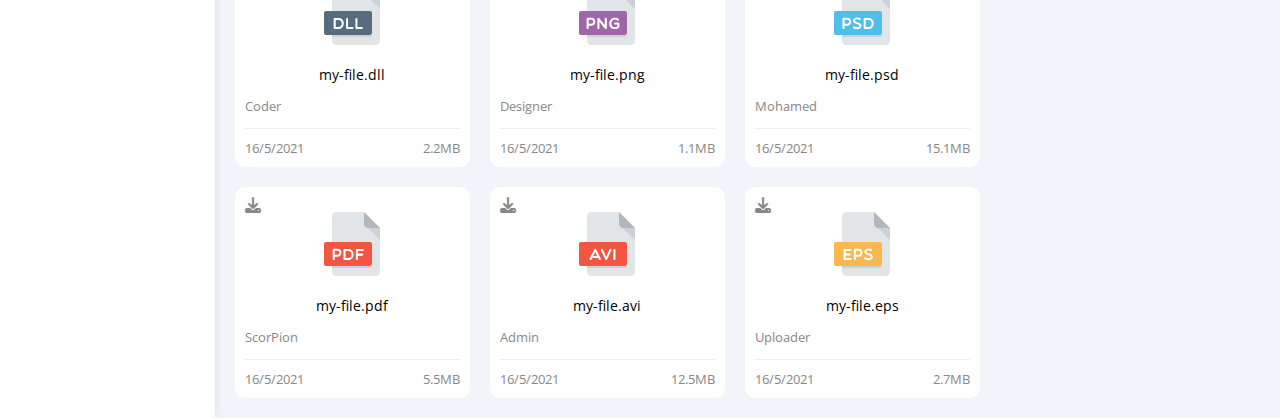
<file: files.html>
<!DOCTYPE html>
<html lang="en">
  <head>
    <meta charset="UTF-8" />
    <meta http-equiv="X-UA-Compatible" content="IE=edge" />
    <meta name="viewport" content="width=device-width, initial-scale=1.0" />
    <title>Files</title>
    <link rel="stylesheet" href="css/all.min.css" />
    <link rel="stylesheet" href="css/framework.css" />
    <link rel="stylesheet" href="css/master.css" />
    <link rel="preconnect" href="https://fonts.googleapis.com" />
    <link rel="preconnect" href="https://fonts.gstatic.com" crossorigin />
    <link
      href="https://fonts.googleapis.com/css2?family=Open+Sans:wght@300;500&display=swap"
      rel="stylesheet"
    />
  </head>
  <body>
    <div class="page d-flex">
      <div class="sidebar bg-white p-20 p-relative">
        <h3 class="p-relative txt-c mt-0">ScorPion</h3>
        <ul>
          <li>
            <a
              class="d-flex align-center fs-14 c-black rad-6 p-10"
              href="index.html"
            >
              <i class="fa-regular fa-chart-bar fa-fw"></i>
              <span>Dashboard</span>
            </a>
          </li>
          <li>
            <a
              class="d-flex align-center fs-14 c-black rad-6 p-10"
              href="settings.html"
            >
              <i class="fa-solid fa-gear fa-fw"></i>
              <span>Settings</span>
            </a>
          </li>
          <li>
            <a
              class="d-flex align-center fs-14 c-black rad-6 p-10"
              href="profile.html"
            >
              <i class="fa-regular fa-user fa-fw"></i>
              <span>Profile</span>
            </a>
          </li>
          <li>
            <a
              class="d-flex align-center fs-14 c-black rad-6 p-10"
              href="projects.html"
            >
              <i class="fa-solid fa-diagram-project fa-fw"></i>
              <span>Projects</span>
            </a>
          </li>
          <li>
            <a
              class="d-flex align-center fs-14 c-black rad-6 p-10"
              href="courses.html"
            >
              <i class="fa-solid fa-graduation-cap fa-fw"></i>
              <span>Courses</span>
            </a>
          </li>
          <li>
            <a
              class="d-flex align-center fs-14 c-black rad-6 p-10"
              href="friends.html"
            >
              <i class="fa-regular fa-circle-user fa-fw"></i>
              <span>Friends</span>
            </a>
          </li>
          <li>
            <a
              class="active d-flex align-center fs-14 c-black rad-6 p-10"
              href="files.html"
            >
              <i class="fa-regular fa-file fa-fw"></i>
              <span>Files</span>
            </a>
          </li>
          <li>
            <a
              class="d-flex align-center fs-14 c-black rad-6 p-10"
              href="plans.html"
            >
              <i class="fa-regular fa-credit-card fa-fw"></i>
              <span>Plans</span>
            </a>
          </li>
        </ul>
      </div>
      <div class="content w-full">
        <!-- Start Head -->
        <div class="head bg-white p-15 between-flex">
          <div class="search p-relative">
            <input class="p-10" type="search" placeholder="Type A Keyword" />
          </div>
          <div class="icons d-flex align-center">
            <span class="notification p-relative">
              <i class="fa-regular fa-bell fa-lg"></i>
            </span>
            <img src="imgs/scorpion.jpg" alt="" />
          </div>
        </div>
        <!-- End Head -->
        <h1 class="p-relative">Files</h1>
        <div class="files-page d-flex m-20 gap-20">
          <div class="files-stats p-20 bg-white rad-10">
            <h2 class="mt-0 mb-15 txt-c-mobile">Files Statistics</h2>
            <div class="d-flex align-center border-eee p-10 rad-6 mb-15 fs-13">
              <i
                class="fa-regular fa-file-pdf fa-lg blue center-flex c-blue icon"
              ></i>
              <div class="info">
                <span>PDF Files</span>
                <span class="c-grey d-block mt-5">130</span>
              </div>
              <div class="size c-grey">6.5GB</div>
            </div>
            <div class="d-flex align-center border-eee p-10 rad-6 mb-15 fs-13">
              <i
                class="fa-regular fa-images fa-lg green center-flex c-green icon"
              ></i>
              <div class="info">
                <span>Images</span>
                <span class="c-grey d-block mt-5">115 Files</span>
              </div>
              <div class="size c-grey">3.5GB</div>
            </div>
            <div class="d-flex align-center border-eee p-10 rad-6 mb-15 fs-13">
              <i
                class="fa-regular fa-file-word fa-lg red center-flex c-red icon"
              ></i>
              <div class="info">
                <span>Word Files</span>
                <span class="c-grey d-block mt-5">110 Files</span>
              </div>
              <div class="size c-grey">3.2GB</div>
            </div>
            <div class="d-flex align-center border-eee p-10 rad-6 fs-13">
              <i
                class="fa-solid fa-file-csv fa-lg orange center-flex c-orange icon"
              ></i>
              <div class="info">
                <span>CSV Files</span>
                <span class="c-grey d-block mt-5">99 Files</span>
              </div>
              <div class="size c-grey">2.9GB</div>
            </div>
            <a
              class="upload bg-blue c-white fs-13 rad-6 d-block w-fit"
              href="#"
            >
              <i class="fa-solid fa-angles-up mr-10"></i>
              Upload
            </a>
          </div>
          <div class="files-content d-grid gap-20">
            <div class="file bg-white p-10 rad-10">
              <i class="fa-solid fa-download c-grey p-absolute"></i>
              <div class="icon txt-c">
                <img class="mt-15 mb-15" src="imgs/pdf.svg" alt="" />
              </div>
              <div class="txt-c mb-10 fs-14">my-file.pdf</div>
              <p class="c-grey fs-13">ScorPion</p>
              <div class="info between-flex mt-10 pt-10 fs-13 c-grey">
                <span>20/06/2020</span>
                <span>5.5MB</span>
              </div>
            </div>
            <div class="file bg-white p-10 rad-10">
              <i class="fa-solid fa-download c-grey p-absolute"></i>
              <div class="icon txt-c">
                <img class="mt-15 mb-15" src="imgs/avi.svg" alt="" />
              </div>
              <div class="txt-c mb-10 fs-14">my-file.avi</div>
              <p class="c-grey fs-13">Admin</p>
              <div class="info between-flex mt-10 pt-10 fs-13 c-grey">
                <span>16/5/2021</span>
                <span>12.5MB</span>
              </div>
            </div>
            <div class="file bg-white p-10 rad-10">
              <i class="fa-solid fa-download c-grey p-absolute"></i>
              <div class="icon txt-c">
                <img class="mt-15 mb-15" src="imgs/eps.svg" alt="" />
              </div>
              <div class="txt-c mb-10 fs-14">my-file.eps</div>
              <p class="c-grey fs-13">Uploader</p>
              <div class="info between-flex mt-10 pt-10 fs-13 c-grey">
                <span>16/5/2021</span>
                <span>2.7MB</span>
              </div>
            </div>
            <div class="file bg-white p-10 rad-10">
              <i class="fa-solid fa-download c-grey p-absolute"></i>
              <div class="icon txt-c">
                <img class="mt-15 mb-15" src="imgs/psd.svg" alt="" />
              </div>
              <div class="txt-c mb-10 fs-14">my-file.psd</div>
              <p class="c-grey fs-13">Faysal</p>
              <div class="info between-flex mt-10 pt-10 fs-13 c-grey">
                <span>16/5/2021</span>
                <span>15.1MB</span>
              </div>
            </div>
            <div class="file bg-white p-10 rad-10">
              <i class="fa-solid fa-download c-grey p-absolute"></i>
              <div class="icon txt-c">
                <img class="mt-15 mb-15" src="imgs/dll.svg" alt="" />
              </div>
              <div class="txt-c mb-10 fs-14">my-file.dll</div>
              <p class="c-grey fs-13">Coder</p>
              <div class="info between-flex mt-10 pt-10 fs-13 c-grey">
                <span>16/5/2021</span>
                <span>2.2MB</span>
              </div>
            </div>
            <div class="file bg-white p-10 rad-10">
              <i class="fa-solid fa-download c-grey p-absolute"></i>
              <div class="icon txt-c">
                <img class="mt-15 mb-15" src="imgs/png.svg" alt="" />
              </div>
              <div class="txt-c mb-10 fs-14">my-file.png</div>
              <p class="c-grey fs-13">Designer</p>
              <div class="info between-flex mt-10 pt-10 fs-13 c-grey">
                <span>16/5/2021</span>
                <span>1.1MB</span>
              </div>
            </div>
            <div class="file bg-white p-10 rad-10">
              <i class="fa-solid fa-download c-grey p-absolute"></i>
              <div class="icon txt-c">
                <img class="mt-15 mb-15" src="imgs/dll.svg" alt="" />
              </div>
              <div class="txt-c mb-10 fs-14">my-file.dll</div>
              <p class="c-grey fs-13">Coder</p>
              <div class="info between-flex mt-10 pt-10 fs-13 c-grey">
                <span>16/5/2021</span>
                <span>2.2MB</span>
              </div>
            </div>
            <div class="file bg-white p-10 rad-10">
              <i class="fa-solid fa-download c-grey p-absolute"></i>
              <div class="icon txt-c">
                <img class="mt-15 mb-15" src="imgs/png.svg" alt="" />
              </div>
              <div class="txt-c mb-10 fs-14">my-file.png</div>
              <p class="c-grey fs-13">Designer</p>
              <div class="info between-flex mt-10 pt-10 fs-13 c-grey">
                <span>16/5/2021</span>
                <span>1.1MB</span>
              </div>
            </div>
            <div class="file bg-white p-10 rad-10">
              <i class="fa-solid fa-download c-grey p-absolute"></i>
              <div class="icon txt-c">
                <img class="mt-15 mb-15" src="imgs/psd.svg" alt="" />
              </div>
              <div class="txt-c mb-10 fs-14">my-file.psd</div>
              <p class="c-grey fs-13">Mohamed</p>
              <div class="info between-flex mt-10 pt-10 fs-13 c-grey">
                <span>16/5/2021</span>
                <span>15.1MB</span>
              </div>
            </div>
            <div class="file bg-white p-10 rad-10">
              <i class="fa-solid fa-download c-grey p-absolute"></i>
              <div class="icon txt-c">
                <img class="mt-15 mb-15" src="imgs/pdf.svg" alt="" />
              </div>
              <div class="txt-c mb-10 fs-14">my-file.pdf</div>
              <p class="c-grey fs-13">ScorPion</p>
              <div class="info between-flex mt-10 pt-10 fs-13 c-grey">
                <span>16/5/2021</span>
                <span>5.5MB</span>
              </div>
            </div>
            <div class="file bg-white p-10 rad-10">
              <i class="fa-solid fa-download c-grey p-absolute"></i>
              <div class="icon txt-c">
                <img class="mt-15 mb-15" src="imgs/avi.svg" alt="" />
              </div>
              <div class="txt-c mb-10 fs-14">my-file.avi</div>
              <p class="c-grey fs-13">Admin</p>
              <div class="info between-flex mt-10 pt-10 fs-13 c-grey">
                <span>16/5/2021</span>
                <span>12.5MB</span>
              </div>
            </div>
            <div class="file bg-white p-10 rad-10">
              <i class="fa-solid fa-download c-grey p-absolute"></i>
              <div class="icon txt-c">
                <img class="mt-15 mb-15" src="imgs/eps.svg" alt="" />
              </div>
              <div class="txt-c mb-10 fs-14">my-file.eps</div>
              <p class="c-grey fs-13">Uploader</p>
              <div class="info between-flex mt-10 pt-10 fs-13 c-grey">
                <span>16/5/2021</span>
                <span>2.7MB</span>
              </div>
            </div>
            <div class="file bg-white p-10 rad-10">
              <i class="fa-solid fa-download c-grey p-absolute"></i>
              <div class="icon txt-c">
                <img class="mt-15 mb-15" src="imgs/pdf.svg" alt="" />
              </div>
              <div class="txt-c mb-10 fs-14">my-file.pdf</div>
              <p class="c-grey fs-13">ScorPion</p>
              <div class="info between-flex mt-10 pt-10 fs-13 c-grey">
                <span>16/5/2021</span>
                <span>5.5MB</span>
              </div>
            </div>
            <div class="file bg-white p-10 rad-10">
              <i class="fa-solid fa-download c-grey p-absolute"></i>
              <div class="icon txt-c">
                <img class="mt-15 mb-15" src="imgs/avi.svg" alt="" />
              </div>
              <div class="txt-c mb-10 fs-14">my-file.avi</div>
              <p class="c-grey fs-13">Admin</p>
              <div class="info between-flex mt-10 pt-10 fs-13 c-grey">
                <span>16/5/2021</span>
                <span>12.5MB</span>
              </div>
            </div>
            <div class="file bg-white p-10 rad-10">
              <i class="fa-solid fa-download c-grey p-absolute"></i>
              <div class="icon txt-c">
                <img class="mt-15 mb-15" src="imgs/eps.svg" alt="" />
              </div>
              <div class="txt-c mb-10 fs-14">my-file.eps</div>
              <p class="c-grey fs-13">Uploader</p>
              <div class="info between-flex mt-10 pt-10 fs-13 c-grey">
                <span>16/5/2021</span>
                <span>2.7MB</span>
              </div>
            </div>
            <div class="file bg-white p-10 rad-10">
              <i class="fa-solid fa-download c-grey p-absolute"></i>
              <div class="icon txt-c">
                <img class="mt-15 mb-15" src="imgs/psd.svg" alt="" />
              </div>
              <div class="txt-c mb-10 fs-14">my-file.psd</div>
              <p class="c-grey fs-13">Mohamed</p>
              <div class="info between-flex mt-10 pt-10 fs-13 c-grey">
                <span>16/5/2021</span>
                <span>15.1MB</span>
              </div>
            </div>
            <div class="file bg-white p-10 rad-10">
              <i class="fa-solid fa-download c-grey p-absolute"></i>
              <div class="icon txt-c">
                <img class="mt-15 mb-15" src="imgs/dll.svg" alt="" />
              </div>
              <div class="txt-c mb-10 fs-14">my-file.dll</div>
              <p class="c-grey fs-13">Coder</p>
              <div class="info between-flex mt-10 pt-10 fs-13 c-grey">
                <span>16/5/2021</span>
                <span>2.2MB</span>
              </div>
            </div>
            <div class="file bg-white p-10 rad-10">
              <i class="fa-solid fa-download c-grey p-absolute"></i>
              <div class="icon txt-c">
                <img class="mt-15 mb-15" src="imgs/png.svg" alt="" />
              </div>
              <div class="txt-c mb-10 fs-14">my-file.png</div>
              <p class="c-grey fs-13">Designer</p>
              <div class="info between-flex mt-10 pt-10 fs-13 c-grey">
                <span>16/5/2021</span>
                <span>1.1MB</span>
              </div>
            </div>
            <div class="file bg-white p-10 rad-10">
              <i class="fa-solid fa-download c-grey p-absolute"></i>
              <div class="icon txt-c">
                <img class="mt-15 mb-15" src="imgs/dll.svg" alt="" />
              </div>
              <div class="txt-c mb-10 fs-14">my-file.dll</div>
              <p class="c-grey fs-13">Coder</p>
              <div class="info between-flex mt-10 pt-10 fs-13 c-grey">
                <span>16/5/2021</span>
                <span>2.2MB</span>
              </div>
            </div>
            <div class="file bg-white p-10 rad-10">
              <i class="fa-solid fa-download c-grey p-absolute"></i>
              <div class="icon txt-c">
                <img class="mt-15 mb-15" src="imgs/png.svg" alt="" />
              </div>
              <div class="txt-c mb-10 fs-14">my-file.png</div>
              <p class="c-grey fs-13">Designer</p>
              <div class="info between-flex mt-10 pt-10 fs-13 c-grey">
                <span>16/5/2021</span>
                <span>1.1MB</span>
              </div>
            </div>
            <div class="file bg-white p-10 rad-10">
              <i class="fa-solid fa-download c-grey p-absolute"></i>
              <div class="icon txt-c">
                <img class="mt-15 mb-15" src="imgs/psd.svg" alt="" />
              </div>
              <div class="txt-c mb-10 fs-14">my-file.psd</div>
              <p class="c-grey fs-13">Mohamed</p>
              <div class="info between-flex mt-10 pt-10 fs-13 c-grey">
                <span>16/5/2021</span>
                <span>15.1MB</span>
              </div>
            </div>
            <div class="file bg-white p-10 rad-10">
              <i class="fa-solid fa-download c-grey p-absolute"></i>
              <div class="icon txt-c">
                <img class="mt-15 mb-15" src="imgs/pdf.svg" alt="" />
              </div>
              <div class="txt-c mb-10 fs-14">my-file.pdf</div>
              <p class="c-grey fs-13">ScorPion</p>
              <div class="info between-flex mt-10 pt-10 fs-13 c-grey">
                <span>16/5/2021</span>
                <span>5.5MB</span>
              </div>
            </div>
            <div class="file bg-white p-10 rad-10">
              <i class="fa-solid fa-download c-grey p-absolute"></i>
              <div class="icon txt-c">
                <img class="mt-15 mb-15" src="imgs/avi.svg" alt="" />
              </div>
              <div class="txt-c mb-10 fs-14">my-file.avi</div>
              <p class="c-grey fs-13">Admin</p>
              <div class="info between-flex mt-10 pt-10 fs-13 c-grey">
                <span>16/5/2021</span>
                <span>12.5MB</span>
              </div>
            </div>
            <div class="file bg-white p-10 rad-10">
              <i class="fa-solid fa-download c-grey p-absolute"></i>
              <div class="icon txt-c">
                <img class="mt-15 mb-15" src="imgs/eps.svg" alt="" />
              </div>
              <div class="txt-c mb-10 fs-14">my-file.eps</div>
              <p class="c-grey fs-13">Uploader</p>
              <div class="info between-flex mt-10 pt-10 fs-13 c-grey">
                <span>16/5/2021</span>
                <span>2.7MB</span>
              </div>
            </div>
          </div>
        </div>
      </div>
    </div>
  </body>
</html>
</file>
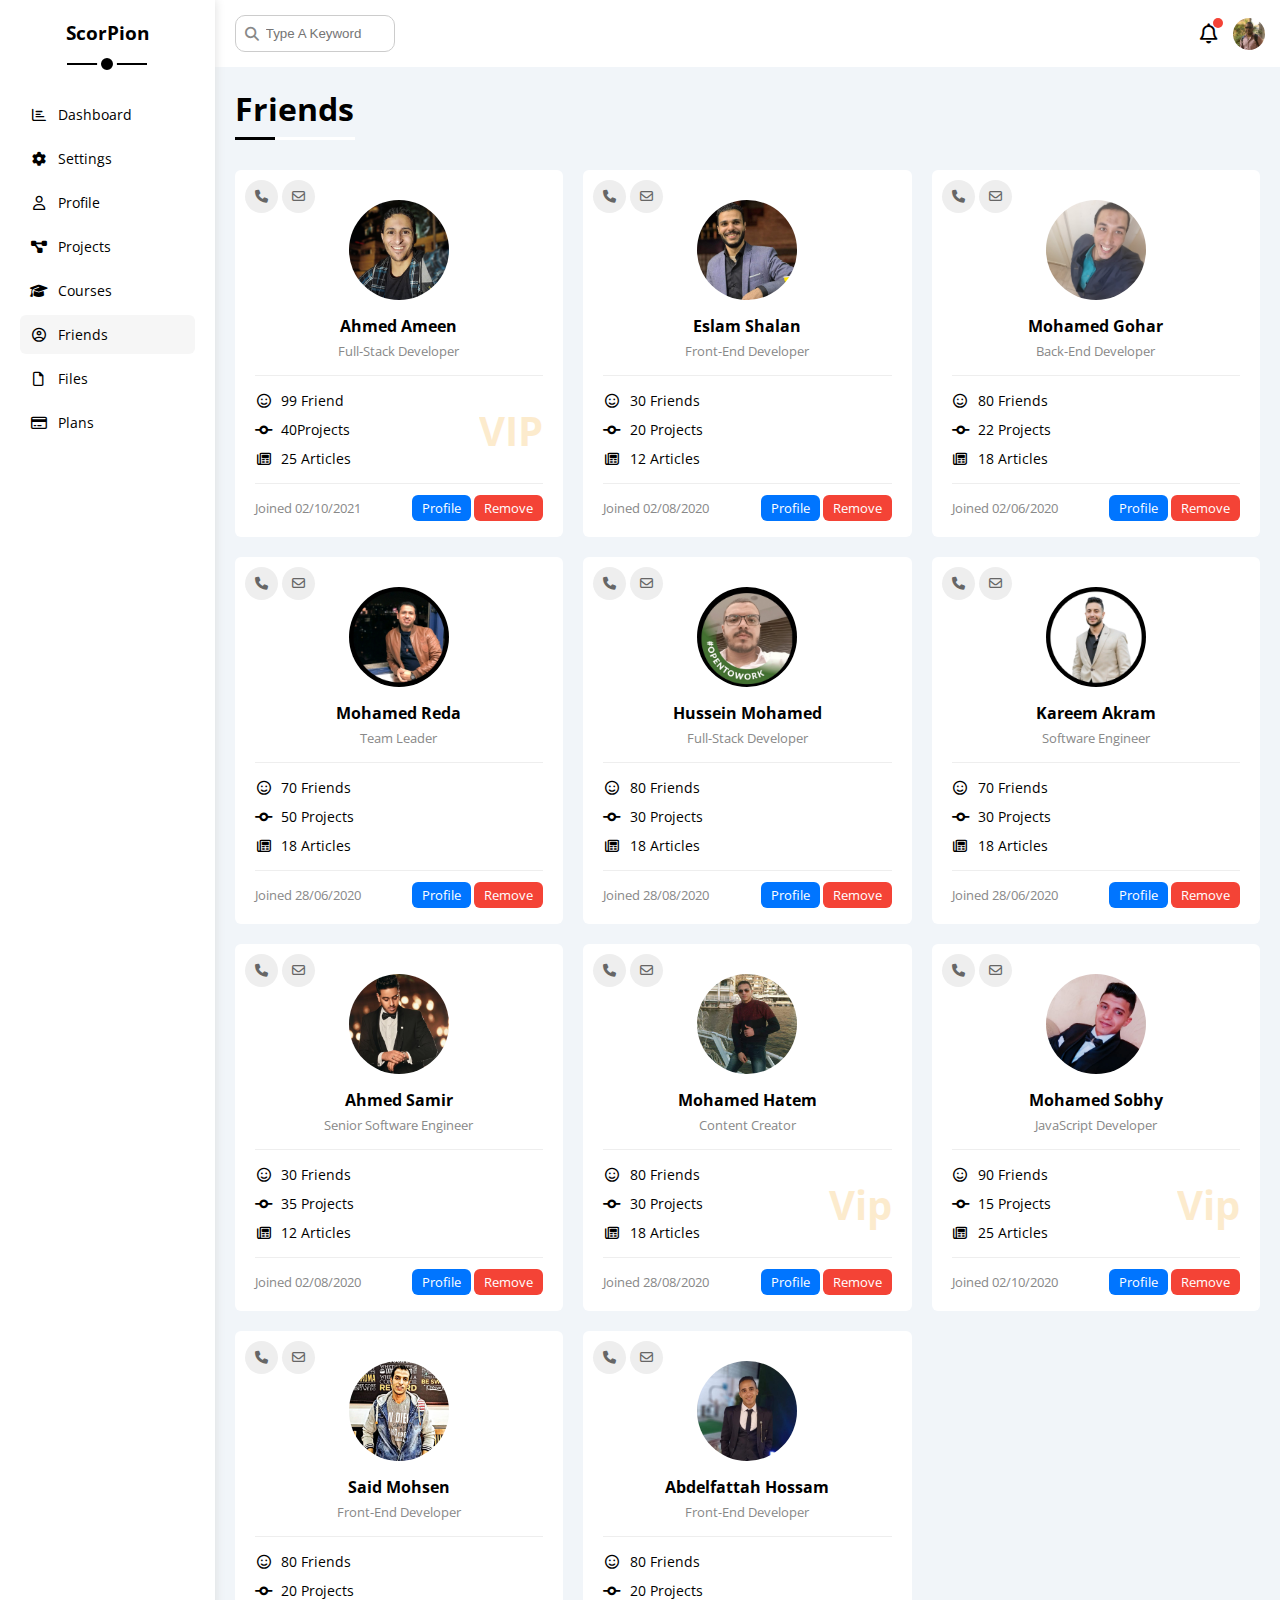
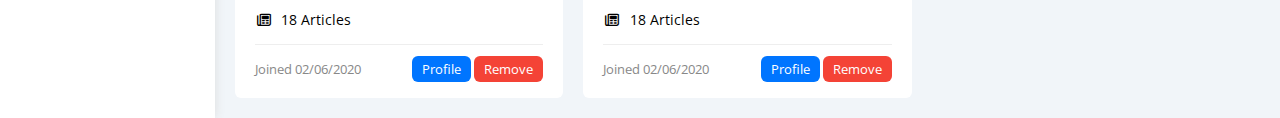
<file: friends.html>
<!DOCTYPE html>
<html lang="en">
  <head>
    <meta charset="UTF-8" />
    <meta http-equiv="X-UA-Compatible" content="IE=edge" />
    <meta name="viewport" content="width=device-width, initial-scale=1.0" />
    <title>Friends</title>
    <link rel="stylesheet" href="css/all.min.css" />
    <link rel="stylesheet" href="css/framework.css" />
    <link rel="stylesheet" href="css/master.css" />
    <link rel="preconnect" href="https://fonts.googleapis.com" />
    <link rel="preconnect" href="https://fonts.gstatic.com" crossorigin />
    <link
      href="https://fonts.googleapis.com/css2?family=Open+Sans:wght@300;500&display=swap"
      rel="stylesheet"
    />
  </head>
  <body>
    <div class="page d-flex">
      <div class="sidebar bg-white p-20 p-relative">
        <h3 class="p-relative txt-c mt-0">ScorPion</h3>
        <ul>
          <li>
            <a
              class="d-flex align-center fs-14 c-black rad-6 p-10"
              href="index.html"
            >
              <i class="fa-regular fa-chart-bar fa-fw"></i>
              <span>Dashboard</span>
            </a>
          </li>
          <li>
            <a
              class="d-flex align-center fs-14 c-black rad-6 p-10"
              href="settings.html"
            >
              <i class="fa-solid fa-gear fa-fw"></i>
              <span>Settings</span>
            </a>
          </li>
          <li>
            <a
              class="d-flex align-center fs-14 c-black rad-6 p-10"
              href="profile.html"
            >
              <i class="fa-regular fa-user fa-fw"></i>
              <span>Profile</span>
            </a>
          </li>
          <li>
            <a
              class="d-flex align-center fs-14 c-black rad-6 p-10"
              href="projects.html"
            >
              <i class="fa-solid fa-diagram-project fa-fw"></i>
              <span>Projects</span>
            </a>
          </li>
          <li>
            <a
              class="d-flex align-center fs-14 c-black rad-6 p-10"
              href="courses.html"
            >
              <i class="fa-solid fa-graduation-cap fa-fw"></i>
              <span>Courses</span>
            </a>
          </li>
          <li>
            <a
              class="active d-flex align-center fs-14 c-black rad-6 p-10"
              href="friends.html"
            >
              <i class="fa-regular fa-circle-user fa-fw"></i>
              <span>Friends</span>
            </a>
          </li>
          <li>
            <a
              class="d-flex align-center fs-14 c-black rad-6 p-10"
              href="files.html"
            >
              <i class="fa-regular fa-file fa-fw"></i>
              <span>Files</span>
            </a>
          </li>
          <li>
            <a
              class="d-flex align-center fs-14 c-black rad-6 p-10"
              href="plans.html"
            >
              <i class="fa-regular fa-credit-card fa-fw"></i>
              <span>Plans</span>
            </a>
          </li>
        </ul>
      </div>
      <div class="content w-full">
        <!-- Start Head -->
        <div class="head bg-white p-15 between-flex">
          <div class="search p-relative">
            <input class="p-10" type="search" placeholder="Type A Keyword" />
          </div>
          <div class="icons d-flex align-center">
            <span class="notification p-relative">
              <i class="fa-regular fa-bell fa-lg"></i>
            </span>
            <img src="imgs/scorpion.jpg" alt="" />
          </div>
        </div>
        <!-- End Head -->
        <h1 class="p-relative">Friends</h1>
        <div class="friends-page d-grid m-20 gap-20">
          <div class="friend bg-white rad-6 p-20 p-relative">
            <div class="contact">
              <i class="fa-solid fa-phone"></i>
              <i class="fa-regular fa-envelope"></i>
            </div>
            <div class="txt-c">
              <img
                class="rad-half mt-10 mb-10 w-100 h-100"
                src="imgs/ameen.jpg"
                alt=""
              />
              <h4 class="m-0">Ahmed Ameen</h4>
              <p class="c-grey fs-13 mt-5 mb-0">Full-Stack Developer</p>
            </div>
            <div class="icons fs-14 p-relative">
              <div class="mb-10">
                <i class="fa-regular fa-face-smile fa-fw"></i>
                <span>99 Friend</span>
              </div>
              <div class="mb-10">
                <i class="fa-solid fa-code-commit fa-fw"></i>
                <span>40Projects</span>
              </div>
              <div>
                <i class="fa-regular fa-newspaper fa-fw"></i>
                <span>25 Articles</span>
              </div>
              <span class="vip fw-bold c-orange">VIP</span>
            </div>
            <div class="info between-flex fs-13">
              <span class="c-grey">Joined 02/10/2021</span>
              <div>
                <a class="bg-blue c-white btn-shape" href="profile.html"
                  >Profile</a
                >
                <a class="bg-red c-white btn-shape" href="#">Remove</a>
              </div>
            </div>
          </div>
          <div class="friend bg-white rad-6 p-20 p-relative">
            <div class="contact">
              <i class="fa-solid fa-phone"></i>
              <i class="fa-regular fa-envelope"></i>
            </div>
            <div class="txt-c">
              <img
                class="rad-half mt-10 mb-10 w-100 h-100"
                src="imgs/eslam.jpg"
                alt=""
              />
              <h4 class="m-0">Eslam Shalan</h4>
              <p class="c-grey fs-13 mt-5 mb-0">Front-End Developer</p>
            </div>
            <div class="icons fs-14 p-relative">
              <div class="mb-10">
                <i class="fa-regular fa-face-smile fa-fw"></i>
                <span>30 Friends</span>
              </div>
              <div class="mb-10">
                <i class="fa-solid fa-code-commit fa-fw"></i>
                <span>20 Projects</span>
              </div>
              <div>
                <i class="fa-regular fa-newspaper fa-fw"></i>
                <span>12 Articles</span>
              </div>
            </div>
            <div class="info between-flex fs-13">
              <span class="c-grey">Joined 02/08/2020</span>
              <div>
                <a class="bg-blue c-white btn-shape" href="profile.html"
                  >Profile</a
                >
                <a class="bg-red c-white btn-shape" href="">Remove</a>
              </div>
            </div>
          </div>
          <div class="friend bg-white rad-6 p-20 p-relative">
            <div class="contact">
              <i class="fa-solid fa-phone"></i>
              <i class="fa-regular fa-envelope"></i>
            </div>
            <div class="txt-c">
              <img
                class="rad-half mt-10 mb-10 w-100 h-100"
                src="imgs/gohar.jpg"
                alt=""
              />
              <h4 class="m-0">Mohamed Gohar</h4>
              <p class="c-grey fs-13 mt-5 mb-0">Back-End Developer</p>
            </div>
            <div class="icons fs-14 p-relative">
              <div class="mb-10">
                <i class="fa-regular fa-face-smile fa-fw"></i>
                <span>80 Friends</span>
              </div>
              <div class="mb-10">
                <i class="fa-solid fa-code-commit fa-fw"></i>
                <span>22 Projects</span>
              </div>
              <div>
                <i class="fa-regular fa-newspaper fa-fw"></i>
                <span>18 Articles</span>
              </div>
            </div>
            <div class="info between-flex fs-13">
              <span class="c-grey">Joined 02/06/2020</span>
              <div>
                <a class="bg-blue c-white btn-shape" href="profile.html"
                  >Profile</a
                >
                <a class="bg-red c-white btn-shape" href="">Remove</a>
              </div>
            </div>
          </div>
          <div class="friend bg-white rad-6 p-20 p-relative">
            <div class="contact">
              <i class="fa-solid fa-phone"></i>
              <i class="fa-regular fa-envelope"></i>
            </div>
            <div class="txt-c">
              <img
                class="rad-half mt-10 mb-10 w-100 h-100"
                src="imgs/reda.jpg"
                alt=""
              />
              <h4 class="m-0">Mohamed Reda</h4>
              <p class="c-grey fs-13 mt-5 mb-0">Team Leader</p>
            </div>
            <div class="icons fs-14 p-relative">
              <div class="mb-10">
                <i class="fa-regular fa-face-smile fa-fw"></i>
                <span>70 Friends</span>
              </div>
              <div class="mb-10">
                <i class="fa-solid fa-code-commit fa-fw"></i>
                <span>50 Projects</span>
              </div>
              <div>
                <i class="fa-regular fa-newspaper fa-fw"></i>
                <span>18 Articles</span>
              </div>
            </div>
            <div class="info between-flex fs-13">
              <span class="c-grey">Joined 28/06/2020</span>
              <div>
                <a class="bg-blue c-white btn-shape" href="profile.html"
                  >Profile</a
                >
                <a class="bg-red c-white btn-shape" href="">Remove</a>
              </div>
            </div>
          </div>
          <div class="friend bg-white rad-6 p-20 p-relative">
            <div class="contact">
              <i class="fa-solid fa-phone"></i>
              <i class="fa-regular fa-envelope"></i>
            </div>
            <div class="txt-c">
              <img
                class="rad-half mt-10 mb-10 w-100 h-100"
                src="imgs/hussein.jpg"
                alt=""
              />
              <h4 class="m-0">Hussein Mohamed</h4>
              <p class="c-grey fs-13 mt-5 mb-0">Full-Stack Developer</p>
            </div>
            <div class="icons fs-14 p-relative">
              <div class="mb-10">
                <i class="fa-regular fa-face-smile fa-fw"></i>
                <span>80 Friends</span>
              </div>
              <div class="mb-10">
                <i class="fa-solid fa-code-commit fa-fw"></i>
                <span>30 Projects</span>
              </div>
              <div>
                <i class="fa-regular fa-newspaper fa-fw"></i>
                <span>18 Articles</span>
              </div>
            </div>
            <div class="info between-flex fs-13">
              <span class="c-grey">Joined 28/08/2020</span>
              <div>
                <a class="bg-blue c-white btn-shape" href="profile.html"
                  >Profile</a
                >
                <a class="bg-red c-white btn-shape" href="">Remove</a>
              </div>
            </div>
          </div>
          <div class="friend bg-white rad-6 p-20 p-relative">
            <div class="contact">
              <i class="fa-solid fa-phone"></i>
              <i class="fa-regular fa-envelope"></i>
            </div>
            <div class="txt-c">
              <img
                class="rad-half mt-10 mb-10 w-100 h-100"
                src="imgs/kareem.jpg"
                alt=""
              />
              <h4 class="m-0">Kareem Akram</h4>
              <p class="c-grey fs-13 mt-5 mb-0">Software Engineer</p>
            </div>
            <div class="icons fs-14 p-relative">
              <div class="mb-10">
                <i class="fa-regular fa-face-smile fa-fw"></i>
                <span>70 Friends</span>
              </div>
              <div class="mb-10">
                <i class="fa-solid fa-code-commit fa-fw"></i>
                <span>30 Projects</span>
              </div>
              <div>
                <i class="fa-regular fa-newspaper fa-fw"></i>
                <span>18 Articles</span>
              </div>
            </div>
            <div class="info between-flex fs-13">
              <span class="c-grey">Joined 28/06/2020</span>
              <div>
                <a class="bg-blue c-white btn-shape" href="profile.html"
                  >Profile</a
                >
                <a class="bg-red c-white btn-shape" href="">Remove</a>
              </div>
            </div>
          </div>
          <div class="friend bg-white rad-6 p-20 p-relative">
            <div class="contact">
              <i class="fa-solid fa-phone"></i>
              <i class="fa-regular fa-envelope"></i>
            </div>
            <div class="txt-c">
              <img
                class="rad-half mt-10 mb-10 w-100 h-100"
                src="imgs/samir.jpg"
                alt=""
              />
              <h4 class="m-0">Ahmed Samir</h4>
              <p class="c-grey fs-13 mt-5 mb-0">Senior Software Engineer</p>
            </div>
            <div class="icons fs-14 p-relative">
              <div class="mb-10">
                <i class="fa-regular fa-face-smile fa-fw"></i>
                <span>30 Friends</span>
              </div>
              <div class="mb-10">
                <i class="fa-solid fa-code-commit fa-fw"></i>
                <span>35 Projects</span>
              </div>
              <div>
                <i class="fa-regular fa-newspaper fa-fw"></i>
                <span>12 Articles</span>
              </div>
            </div>
            <div class="info between-flex fs-13">
              <span class="c-grey">Joined 02/08/2020</span>
              <div>
                <a class="bg-blue c-white btn-shape" href="profile.html"
                  >Profile</a
                >
                <a class="bg-red c-white btn-shape" href="">Remove</a>
              </div>
            </div>
          </div>
          <div class="friend bg-white rad-6 p-20 p-relative">
            <div class="contact">
              <i class="fa-solid fa-phone"></i>
              <i class="fa-regular fa-envelope"></i>
            </div>
            <div class="txt-c">
              <img
                class="rad-half mt-10 mb-10 w-100 h-100"
                src="imgs/tomy.jpg"
                alt=""
              />
              <h4 class="m-0">Mohamed Hatem</h4>
              <p class="c-grey fs-13 mt-5 mb-0">Content Creator</p>
            </div>
            <div class="icons fs-14 p-relative">
              <div class="mb-10">
                <i class="fa-regular fa-face-smile fa-fw"></i>
                <span>80 Friends</span>
              </div>
              <div class="mb-10">
                <i class="fa-solid fa-code-commit fa-fw"></i>
                <span>30 Projects</span>
              </div>
              <div>
                <i class="fa-regular fa-newspaper fa-fw"></i>
                <span>18 Articles</span>
              </div>
              <span class="vip fw-bold c-orange">Vip</span>
            </div>
            <div class="info between-flex fs-13">
              <span class="c-grey">Joined 28/08/2020</span>
              <div>
                <a class="bg-blue c-white btn-shape" href="profile.html"
                  >Profile</a
                >
                <a class="bg-red c-white btn-shape" href="">Remove</a>
              </div>
            </div>
          </div>
          <div class="friend bg-white rad-6 p-20 p-relative">
            <div class="contact">
              <i class="fa-solid fa-phone"></i>
              <i class="fa-regular fa-envelope"></i>
            </div>
            <div class="txt-c">
              <img
                class="rad-half mt-10 mb-10 w-100 h-100"
                src="imgs/sobhy.jpg"
                alt=""
              />
              <h4 class="m-0">Mohamed Sobhy</h4>
              <p class="c-grey fs-13 mt-5 mb-0">JavaScript Developer</p>
            </div>
            <div class="icons fs-14 p-relative">
              <div class="mb-10">
                <i class="fa-regular fa-face-smile fa-fw"></i>
                <span>90 Friends</span>
              </div>
              <div class="mb-10">
                <i class="fa-solid fa-code-commit fa-fw"></i>
                <span>15 Projects</span>
              </div>
              <div>
                <i class="fa-regular fa-newspaper fa-fw"></i>
                <span>25 Articles</span>
              </div>
              <span class="vip fw-bold c-orange">Vip</span>
            </div>
            <div class="info between-flex fs-13">
              <span class="c-grey">Joined 02/10/2020</span>
              <div>
                <a class="bg-blue c-white btn-shape" href="profile.html"
                  >Profile</a
                >
                <a class="bg-red c-white btn-shape" href="">Remove</a>
              </div>
            </div>
          </div>
          <div class="friend bg-white rad-6 p-20 p-relative">
            <div class="contact">
              <i class="fa-solid fa-phone"></i>
              <i class="fa-regular fa-envelope"></i>
            </div>
            <div class="txt-c">
              <img
                class="rad-half mt-10 mb-10 w-100 h-100"
                src="imgs/bat.jpg"
                alt=""
              />
              <h4 class="m-0">Said Mohsen</h4>
              <p class="c-grey fs-13 mt-5 mb-0">Front-End Developer</p>
            </div>
            <div class="icons fs-14 p-relative">
              <div class="mb-10">
                <i class="fa-regular fa-face-smile fa-fw"></i>
                <span>80 Friends</span>
              </div>
              <div class="mb-10">
                <i class="fa-solid fa-code-commit fa-fw"></i>
                <span>20 Projects</span>
              </div>
              <div>
                <i class="fa-regular fa-newspaper fa-fw"></i>
                <span>18 Articles</span>
              </div>
            </div>
            <div class="info between-flex fs-13">
              <span class="c-grey">Joined 02/06/2020</span>
              <div>
                <a class="bg-blue c-white btn-shape" href="profile.html"
                  >Profile</a
                >
                <a class="bg-red c-white btn-shape" href="">Remove</a>
              </div>
            </div>
          </div>
          <div class="friend bg-white rad-6 p-20 p-relative">
            <div class="contact">
              <i class="fa-solid fa-phone"></i>
              <i class="fa-regular fa-envelope"></i>
            </div>
            <div class="txt-c">
              <img
                class="rad-half mt-10 mb-10 w-100 h-100"
                src="imgs/ta7a.jpg"
                alt=""
              />
              <h4 class="m-0">Abdelfattah Hossam</h4>
              <p class="c-grey fs-13 mt-5 mb-0">Front-End Developer</p>
            </div>
            <div class="icons fs-14 p-relative">
              <div class="mb-10">
                <i class="fa-regular fa-face-smile fa-fw"></i>
                <span>80 Friends</span>
              </div>
              <div class="mb-10">
                <i class="fa-solid fa-code-commit fa-fw"></i>
                <span>20 Projects</span>
              </div>
              <div>
                <i class="fa-regular fa-newspaper fa-fw"></i>
                <span>18 Articles</span>
              </div>
            </div>
            <div class="info between-flex fs-13">
              <span class="c-grey">Joined 02/06/2020</span>
              <div>
                <a class="bg-blue c-white btn-shape" href="profile.html"
                  >Profile</a
                >
                <a class="bg-red c-white btn-shape" href="">Remove</a>
              </div>
            </div>
          </div>
        </div>
      </div>
    </div>
  </body>
</html>
</file>
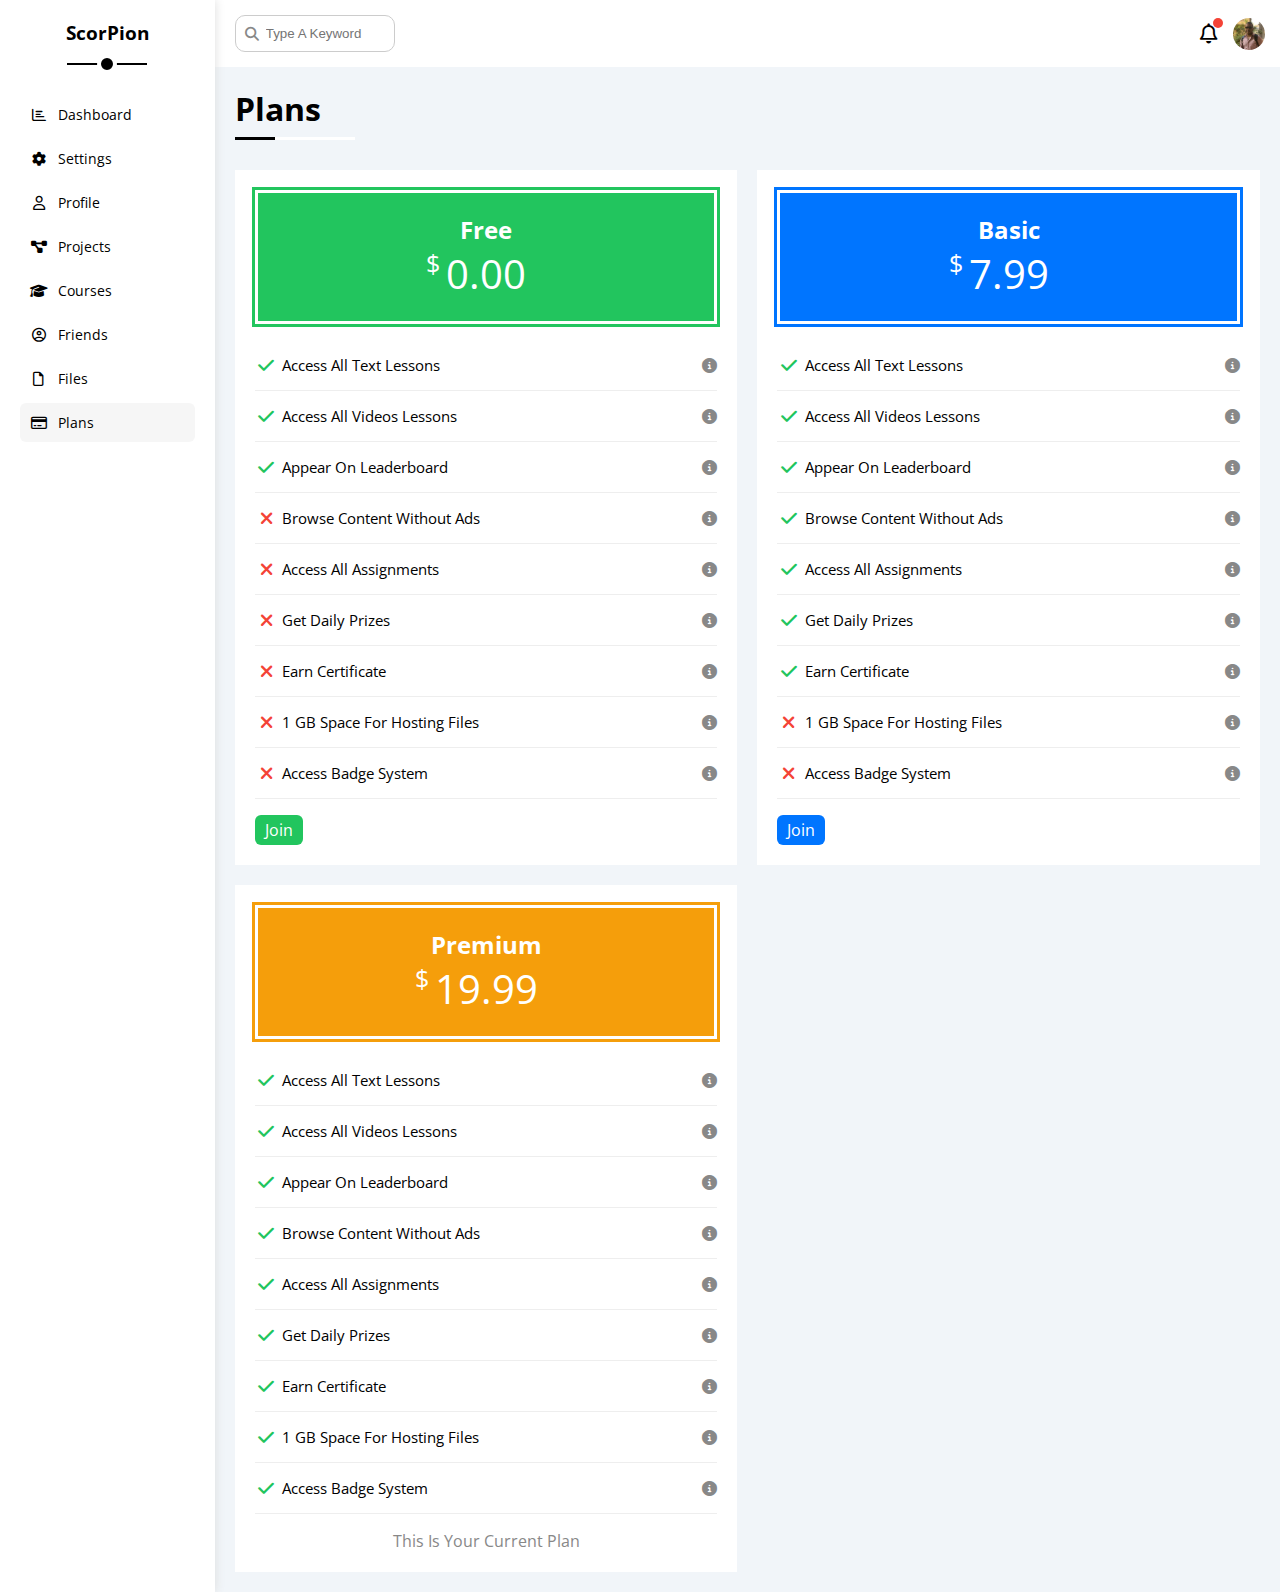
<file: plans.html>
<!DOCTYPE html>
<html lang="en">
  <head>
    <meta charset="UTF-8" />
    <meta http-equiv="X-UA-Compatible" content="IE=edge" />
    <meta name="viewport" content="width=device-width, initial-scale=1.0" />
    <title>Plans</title>
    <link rel="stylesheet" href="css/all.min.css" />
    <link rel="stylesheet" href="css/framework.css" />
    <link rel="stylesheet" href="css/master.css" />
    <link rel="preconnect" href="https://fonts.googleapis.com" />
    <link rel="preconnect" href="https://fonts.gstatic.com" crossorigin />
    <link
      href="https://fonts.googleapis.com/css2?family=Open+Sans:wght@300;500&display=swap"
      rel="stylesheet"
    />
  </head>
  <body>
    <div class="page d-flex">
      <div class="sidebar bg-white p-20 p-relative">
        <h3 class="p-relative txt-c mt-0">ScorPion</h3>
        <ul>
          <li>
            <a
              class="d-flex align-center fs-14 c-black rad-6 p-10"
              href="index.html"
            >
              <i class="fa-regular fa-chart-bar fa-fw"></i>
              <span>Dashboard</span>
            </a>
          </li>
          <li>
            <a
              class="d-flex align-center fs-14 c-black rad-6 p-10"
              href="settings.html"
            >
              <i class="fa-solid fa-gear fa-fw"></i>
              <span>Settings</span>
            </a>
          </li>
          <li>
            <a
              class="d-flex align-center fs-14 c-black rad-6 p-10"
              href="profile.html"
            >
              <i class="fa-regular fa-user fa-fw"></i>
              <span>Profile</span>
            </a>
          </li>
          <li>
            <a
              class="d-flex align-center fs-14 c-black rad-6 p-10"
              href="projects.html"
            >
              <i class="fa-solid fa-diagram-project fa-fw"></i>
              <span>Projects</span>
            </a>
          </li>
          <li>
            <a
              class="d-flex align-center fs-14 c-black rad-6 p-10"
              href="courses.html"
            >
              <i class="fa-solid fa-graduation-cap fa-fw"></i>
              <span>Courses</span>
            </a>
          </li>
          <li>
            <a
              class="d-flex align-center fs-14 c-black rad-6 p-10"
              href="friends.html"
            >
              <i class="fa-regular fa-circle-user fa-fw"></i>
              <span>Friends</span>
            </a>
          </li>
          <li>
            <a
              class="d-flex align-center fs-14 c-black rad-6 p-10"
              href="files.html"
            >
              <i class="fa-regular fa-file fa-fw"></i>
              <span>Files</span>
            </a>
          </li>
          <li>
            <a
              class="active d-flex align-center fs-14 c-black rad-6 p-10"
              href="plans.html"
            >
              <i class="fa-regular fa-credit-card fa-fw"></i>
              <span>Plans</span>
            </a>
          </li>
        </ul>
      </div>
      <div class="content w-full">
        <!-- Start Head -->
        <div class="head bg-white p-15 between-flex">
          <div class="search p-relative">
            <input class="p-10" type="search" placeholder="Type A Keyword" />
          </div>
          <div class="icons d-flex align-center">
            <span class="notification p-relative">
              <i class="fa-regular fa-bell fa-lg"></i>
            </span>
            <img src="imgs/scorpion.jpg" alt="" />
          </div>
        </div>
        <!-- End Head -->
        <h1 class="p-relative">Plans</h1>
        <div class="plans-page d-grid m-20 gap-20">
          <div class="plan green bg-white p-20">
            <div class="top bg-green txt-c p-20">
              <h2 class="m-0 c-white">Free</h2>
              <div class="price c-white"><span>$</span>0.00</div>
            </div>
            <ul>
              <li>
                <i class="fa-solid fa-check fa-fw yes"></i>
                <span>Access All Text Lessons</span>
                <i class="fa-solid fa-circle-info help"></i>
              </li>
              <li>
                <i class="fa-solid fa-check fa-fw yes"></i>
                <span>Access All Videos Lessons</span>
                <i class="fa-solid fa-circle-info help"></i>
              </li>
              <li>
                <i class="fa-solid fa-check fa-fw yes"></i>
                <span>Appear On Leaderboard</span>
                <i class="fa-solid fa-circle-info help"></i>
              </li>
              <li>
                <i class="fa-solid fa-xmark fa-fw"></i>
                <span>Browse Content Without Ads</span>
                <i class="fa-solid fa-circle-info help"></i>
              </li>
              <li>
                <i class="fa-solid fa-xmark fa-fw"></i>
                <span>Access All Assignments</span>
                <i class="fa-solid fa-circle-info help"></i>
              </li>
              <li>
                <i class="fa-solid fa-xmark fa-fw"></i>
                <span>Get Daily Prizes</span>
                <i class="fa-solid fa-circle-info help"></i>
              </li>
              <li>
                <i class="fa-solid fa-xmark fa-fw"></i>
                <span>Earn Certificate</span>
                <i class="fa-solid fa-circle-info help"></i>
              </li>
              <li>
                <i class="fa-solid fa-xmark fa-fw"></i>
                <span>1 GB Space For Hosting Files</span>
                <i class="fa-solid fa-circle-info help"></i>
              </li>
              <li>
                <i class="fa-solid fa-xmark fa-fw"></i>
                <span>Access Badge System</span>
                <i class="fa-solid fa-circle-info help"></i>
              </li>
            </ul>
            <a href="#" class="btn-shape bg-green c-white d-block w-fit"
              >Join</a
            >
          </div>
          <!-- Start Plan -->
          <div class="plan blue bg-white p-20">
            <div class="top bg-blue txt-c p-20">
              <h2 class="m-0 c-white">Basic</h2>
              <div class="price c-white"><span>$</span>7.99</div>
            </div>
            <ul class="list-none p-0">
              <li>
                <i class="fa-solid fa-check fa-fw yes"></i>
                <span>Access All Text Lessons</span>
                <i class="fa-solid fa-circle-info help"></i>
              </li>
              <li>
                <i class="fa-solid fa-check fa-fw yes"></i>
                <span>Access All Videos Lessons</span>
                <i class="fa-solid fa-circle-info help"></i>
              </li>
              <li>
                <i class="fa-solid fa-check fa-fw yes"></i>
                <span>Appear On Leaderboard</span>
                <i class="fa-solid fa-circle-info help"></i>
              </li>
              <li>
                <i class="fa-solid fa-check fa-fw yes"></i>
                <span>Browse Content Without Ads</span>
                <i class="fa-solid fa-circle-info help"></i>
              </li>
              <li>
                <i class="fa-solid fa-check fa-fw yes"></i>
                <span>Access All Assignments</span>
                <i class="fa-solid fa-circle-info help"></i>
              </li>
              <li>
                <i class="fa-solid fa-check fa-fw yes"></i>
                <span>Get Daily Prizes</span>
                <i class="fa-solid fa-circle-info help"></i>
              </li>
              <li>
                <i class="fa-solid fa-check fa-fw yes"></i>
                <span>Earn Certificate</span>
                <i class="fa-solid fa-circle-info help"></i>
              </li>
              <li>
                <i class="fa-solid fa-xmark fa-fw"></i>
                <span>1 GB Space For Hosting Files</span>
                <i class="fa-solid fa-circle-info help"></i>
              </li>
              <li>
                <i class="fa-solid fa-xmark fa-fw"></i>
                <span>Access Badge System</span>
                <i class="fa-solid fa-circle-info help"></i>
              </li>
            </ul>
            <a href="#" class="btn-shape bg-blue c-white d-block w-fit">Join</a>
          </div>
          <!-- End Plan -->
          <!-- Start Plan -->
          <div class="plan orange bg-white p-20">
            <div class="top bg-orange txt-c p-20">
              <h2 class="m-0 c-white">Premium</h2>
              <div class="price c-white"><span>$</span>19.99</div>
            </div>
            <ul class="list-none p-0">
              <li>
                <i class="fa-solid fa-check fa-fw yes"></i>
                <span>Access All Text Lessons</span>
                <i class="fa-solid fa-circle-info help"></i>
              </li>
              <li>
                <i class="fa-solid fa-check fa-fw yes"></i>
                <span>Access All Videos Lessons</span>
                <i class="fa-solid fa-circle-info help"></i>
              </li>
              <li>
                <i class="fa-solid fa-check fa-fw yes"></i>
                <span>Appear On Leaderboard</span>
                <i class="fa-solid fa-circle-info help"></i>
              </li>
              <li>
                <i class="fa-solid fa-check fa-fw yes"></i>
                <span>Browse Content Without Ads</span>
                <i class="fa-solid fa-circle-info help"></i>
              </li>
              <li>
                <i class="fa-solid fa-check fa-fw yes"></i>
                <span>Access All Assignments</span>
                <i class="fa-solid fa-circle-info help"></i>
              </li>
              <li>
                <i class="fa-solid fa-check fa-fw yes"></i>
                <span>Get Daily Prizes</span>
                <i class="fa-solid fa-circle-info help"></i>
              </li>
              <li>
                <i class="fa-solid fa-check fa-fw yes"></i>
                <span>Earn Certificate</span>
                <i class="fa-solid fa-circle-info help"></i>
              </li>
              <li>
                <i class="fa-solid fa-check fa-fw yes"></i>
                <span>1 GB Space For Hosting Files</span>
                <i class="fa-solid fa-circle-info help"></i>
              </li>
              <li>
                <i class="fa-solid fa-check fa-fw yes"></i>
                <span>Access Badge System</span>
                <i class="fa-solid fa-circle-info help"></i>
              </li>
            </ul>
            <p class="c-grey m-0 txt-c">This Is Your Current Plan</p>
          </div>
          <!-- End Plan -->
        </div>
      </div>
    </div>
  </body>
</html>
</file>
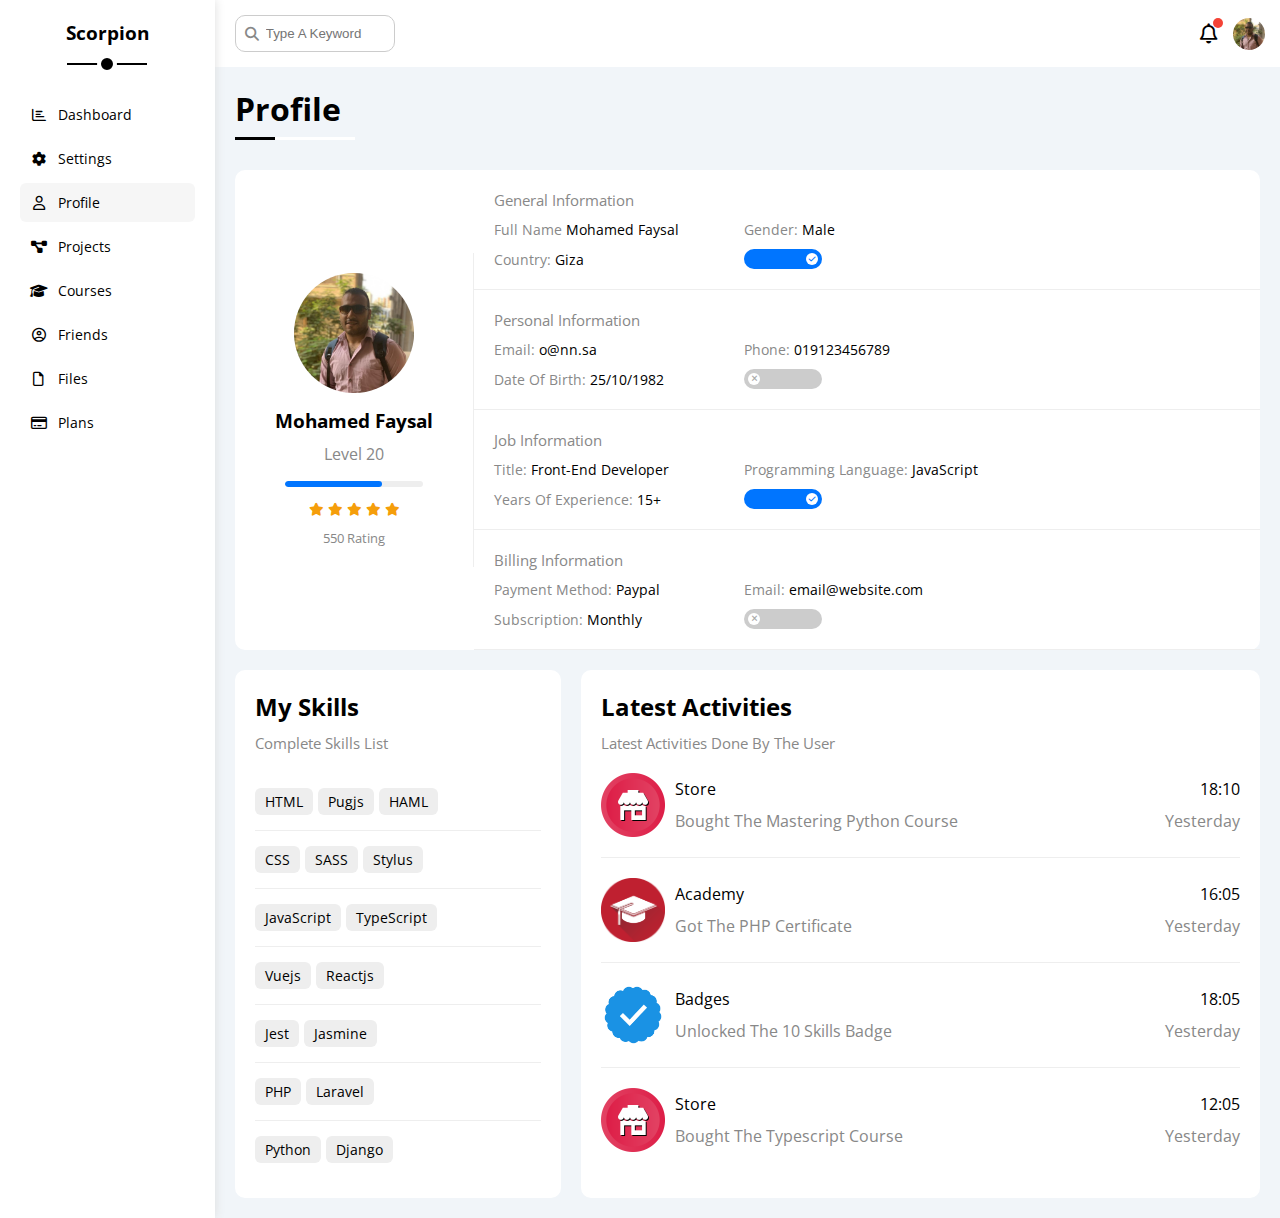
<file: profile.html>
<!DOCTYPE html>
<html lang="en">
  <head>
    <meta charset="UTF-8" />
    <meta http-equiv="X-UA-Compatible" content="IE=edge" />
    <meta name="viewport" content="width=device-width, initial-scale=1.0" />
    <title>Profile</title>
    <link rel="stylesheet" href="css/all.min.css" />
    <link rel="stylesheet" href="css/framework.css" />
    <link rel="stylesheet" href="css/master.css" />
    <link rel="preconnect" href="https://fonts.googleapis.com" />
    <link rel="preconnect" href="https://fonts.gstatic.com" crossorigin />
    <link
      href="https://fonts.googleapis.com/css2?family=Open+Sans:wght@300;500&display=swap"
      rel="stylesheet"
    />
  </head>
  <body>
    <div class="page d-flex">
      <div class="sidebar bg-white p-20 p-relative">
        <h3 class="p-relative txt-c mt-0">Scorpion</h3>
        <ul>
          <li>
            <a
              class="d-flex align-center fs-14 c-black rad-6 p-10"
              href="index.html"
            >
              <i class="fa-regular fa-chart-bar fa-fw"></i>
              <span>Dashboard</span>
            </a>
          </li>
          <li>
            <a
              class="d-flex align-center fs-14 c-black rad-6 p-10"
              href="settings.html"
            >
              <i class="fa-solid fa-gear fa-fw"></i>
              <span>Settings</span>
            </a>
          </li>
          <li>
            <a
              class="active d-flex align-center fs-14 c-black rad-6 p-10"
              href="profile.html"
            >
              <i class="fa-regular fa-user fa-fw"></i>
              <span>Profile</span>
            </a>
          </li>
          <li>
            <a
              class="d-flex align-center fs-14 c-black rad-6 p-10"
              href="projects.html"
            >
              <i class="fa-solid fa-diagram-project fa-fw"></i>
              <span>Projects</span>
            </a>
          </li>
          <li>
            <a
              class="d-flex align-center fs-14 c-black rad-6 p-10"
              href="courses.html"
            >
              <i class="fa-solid fa-graduation-cap fa-fw"></i>
              <span>Courses</span>
            </a>
          </li>
          <li>
            <a
              class="d-flex align-center fs-14 c-black rad-6 p-10"
              href="friends.html"
            >
              <i class="fa-regular fa-circle-user fa-fw"></i>
              <span>Friends</span>
            </a>
          </li>
          <li>
            <a
              class="d-flex align-center fs-14 c-black rad-6 p-10"
              href="files.html"
            >
              <i class="fa-regular fa-file fa-fw"></i>
              <span>Files</span>
            </a>
          </li>
          <li>
            <a
              class="d-flex align-center fs-14 c-black rad-6 p-10"
              href="plans.html"
            >
              <i class="fa-regular fa-credit-card fa-fw"></i>
              <span>Plans</span>
            </a>
          </li>
        </ul>
      </div>
      <div class="content w-full">
        <!-- Start Head -->
        <div class="head bg-white p-15 between-flex">
          <div class="search p-relative">
            <input class="p-10" type="search" placeholder="Type A Keyword" />
          </div>
          <div class="icons d-flex align-center">
            <span class="notification p-relative">
              <i class="fa-regular fa-bell fa-lg"></i>
            </span>
            <img src="imgs/scorpion.jpg" alt="" />
          </div>
        </div>
        <!-- End Head -->
        <h1 class="p-relative">Profile</h1>
        <div class="profile-page m-20">
          <!-- Start Overview -->
          <div class="overview bg-white rad-10 d-flex align-center">
            <div class="avatar-box txt-c p-20">
              <img class="rad-half mb-10" src="imgs/scorpion.jpg" alt="" />
              <h3 class="m-0">Mohamed Faysal</h3>
              <p class="c-grey mt-10">Level 20</p>
              <div class="level rad-6 bg-eee p-relative">
                <span style="width: 70%"></span>
              </div>
              <div class="rating mt-10 mb-10">
                <i class="fa-solid fa-star c-orange fs-13"></i>
                <i class="fa-solid fa-star c-orange fs-13"></i>
                <i class="fa-solid fa-star c-orange fs-13"></i>
                <i class="fa-solid fa-star c-orange fs-13"></i>
                <i class="fa-solid fa-star c-orange fs-13"></i>
              </div>
              <p class="c-grey m-0 fs-13">550 Rating</p>
            </div>
            <div class="info-box w-full txt-c-mobile">
              <!-- Start Information Row -->
              <div class="box p-20 d-flex align-center">
                <h4 class="c-grey fs-15 m-0 w-full">General Information</h4>
                <div class="fs-14">
                  <span class="c-grey">Full Name</span>
                  <span>Mohamed Faysal</span>
                </div>
                <div class="fs-14">
                  <span class="c-grey">Gender:</span>
                  <span>Male</span>
                </div>
                <div class="fs-14">
                  <span class="c-grey">Country:</span>
                  <span>Giza</span>
                </div>
                <div class="fs-14">
                  <label>
                    <input class="toggle-checkbox" type="checkbox" checked />
                    <div class="toggle-switch"></div>
                  </label>
                </div>
              </div>
              <!-- End Information Row -->
              <!-- Start Information Row -->
              <div class="box p-20 d-flex align-center">
                <h4 class="c-grey w-full fs-15 m-0">Personal Information</h4>
                <div class="fs-14">
                  <span class="c-grey">Email:</span>
                  <span>o@nn.sa</span>
                </div>
                <div class="fs-14">
                  <span class="c-grey">Phone:</span>
                  <span>019123456789</span>
                </div>
                <div class="fs-14">
                  <span class="c-grey">Date Of Birth:</span>
                  <span>25/10/1982</span>
                </div>
                <div class="fs-14">
                  <label>
                    <input class="toggle-checkbox" type="checkbox" />
                    <div class="toggle-switch"></div>
                  </label>
                </div>
              </div>
              <!-- End Information Row -->
              <!-- Start Information Row -->
              <div class="box p-20 d-flex align-center">
                <h4 class="c-grey w-full fs-15 m-0">Job Information</h4>
                <div class="fs-14">
                  <span class="c-grey">Title:</span>
                  <span>Front-End Developer</span>
                </div>
                <div class="fs-14">
                  <span class="c-grey">Programming Language:</span>
                  <span>JavaScript</span>
                </div>
                <div class="fs-14">
                  <span class="c-grey">Years Of Experience:</span>
                  <span>15+</span>
                </div>
                <div class="fs-14">
                  <label>
                    <input class="toggle-checkbox" type="checkbox" checked />
                    <div class="toggle-switch"></div>
                  </label>
                </div>
              </div>
              <!-- End Information Row -->
              <!-- Start Information Row -->
              <div class="box p-20 d-flex align-center">
                <h4 class="c-grey w-full fs-15 m-0">Billing Information</h4>
                <div class="fs-14">
                  <span class="c-grey">Payment Method:</span>
                  <span>Paypal</span>
                </div>
                <div class="fs-14">
                  <span class="c-grey">Email:</span>
                  <span>email@website.com</span>
                </div>
                <div class="fs-14">
                  <span class="c-grey">Subscription:</span>
                  <span>Monthly</span>
                </div>
                <div class="fs-14">
                  <label>
                    <input class="toggle-checkbox" type="checkbox" />
                    <div class="toggle-switch"></div>
                  </label>
                </div>
              </div>
              <!-- End Information Row -->
            </div>
          </div>
          <!-- End Overview -->
          <!-- Start Other Data -->
          <div class="other-data d-flex gap-20">
            <div class="skills-card p-20 bg-white rad-10 mt-20">
              <h2 class="mt-0 mb-10">My Skills</h2>
              <p class="mt-0 mb-20 c-grey fs-15">Complete Skills List</p>
              <ul class="m-0 txt-c-mobile">
                <li><span>HTML</span><span>Pugjs</span><span>HAML</span></li>
                <li><span>CSS</span><span>SASS</span><span>Stylus</span></li>
                <li><span>JavaScript</span><span>TypeScript</span></li>
                <li><span>Vuejs</span><span>Reactjs</span></li>
                <li><span>Jest</span><span>Jasmine</span></li>
                <li><span>PHP</span><span>Laravel</span></li>
                <li><span>Python</span><span>Django</span></li>
              </ul>
            </div>
            <div class="activities p-20 bg-white rad-10 mt-20">
              <h2 class="mt-0 mb-10">Latest Activities</h2>
              <p class="mt-0 mb-20 c-grey fs-15">
                Latest Activities Done By The User
              </p>
              <div class="activity d-flex align-center txt-c-mobile">
                <img src="imgs/activity-01.png" alt="" />
                <div class="info">
                  <span class="d-block mb-10">Store</span>
                  <span class="c-grey">Bought The Mastering Python Course</span>
                </div>
                <div class="date">
                  <span class="d-block mb-10">18:10</span>
                  <span class="c-grey">Yesterday</span>
                </div>
              </div>
              <div class="activity d-flex align-center txt-c-mobile">
                <img src="imgs/activity-02.png" alt="" />
                <div class="info">
                  <span class="d-block mb-10">Academy</span>
                  <span class="c-grey">Got The PHP Certificate</span>
                </div>
                <div class="date">
                  <span class="d-block mb-10">16:05</span>
                  <span class="c-grey">Yesterday</span>
                </div>
              </div>
              <div class="activity d-flex align-center txt-c-mobile">
                <img src="imgs/activity-03.png" alt="" />
                <div class="info">
                  <span class="d-block mb-10">Badges</span>
                  <span class="c-grey">Unlocked The 10 Skills Badge</span>
                </div>
                <div class="date">
                  <span class="d-block mb-10">18:05</span>
                  <span class="c-grey">Yesterday</span>
                </div>
              </div>
              <div class="activity d-flex align-center txt-c-mobile">
                <img src="imgs/activity-01.png" alt="" />
                <div class="info">
                  <span class="d-block mb-10">Store</span>
                  <span class="c-grey">Bought The Typescript Course</span>
                </div>
                <div class="date">
                  <span class="d-block mb-10">12:05</span>
                  <span class="c-grey">Yesterday</span>
                </div>
              </div>
            </div>
          </div>
          <!-- End Other Data -->
        </div>
      </div>
    </div>
  </body>
</html>
</file>
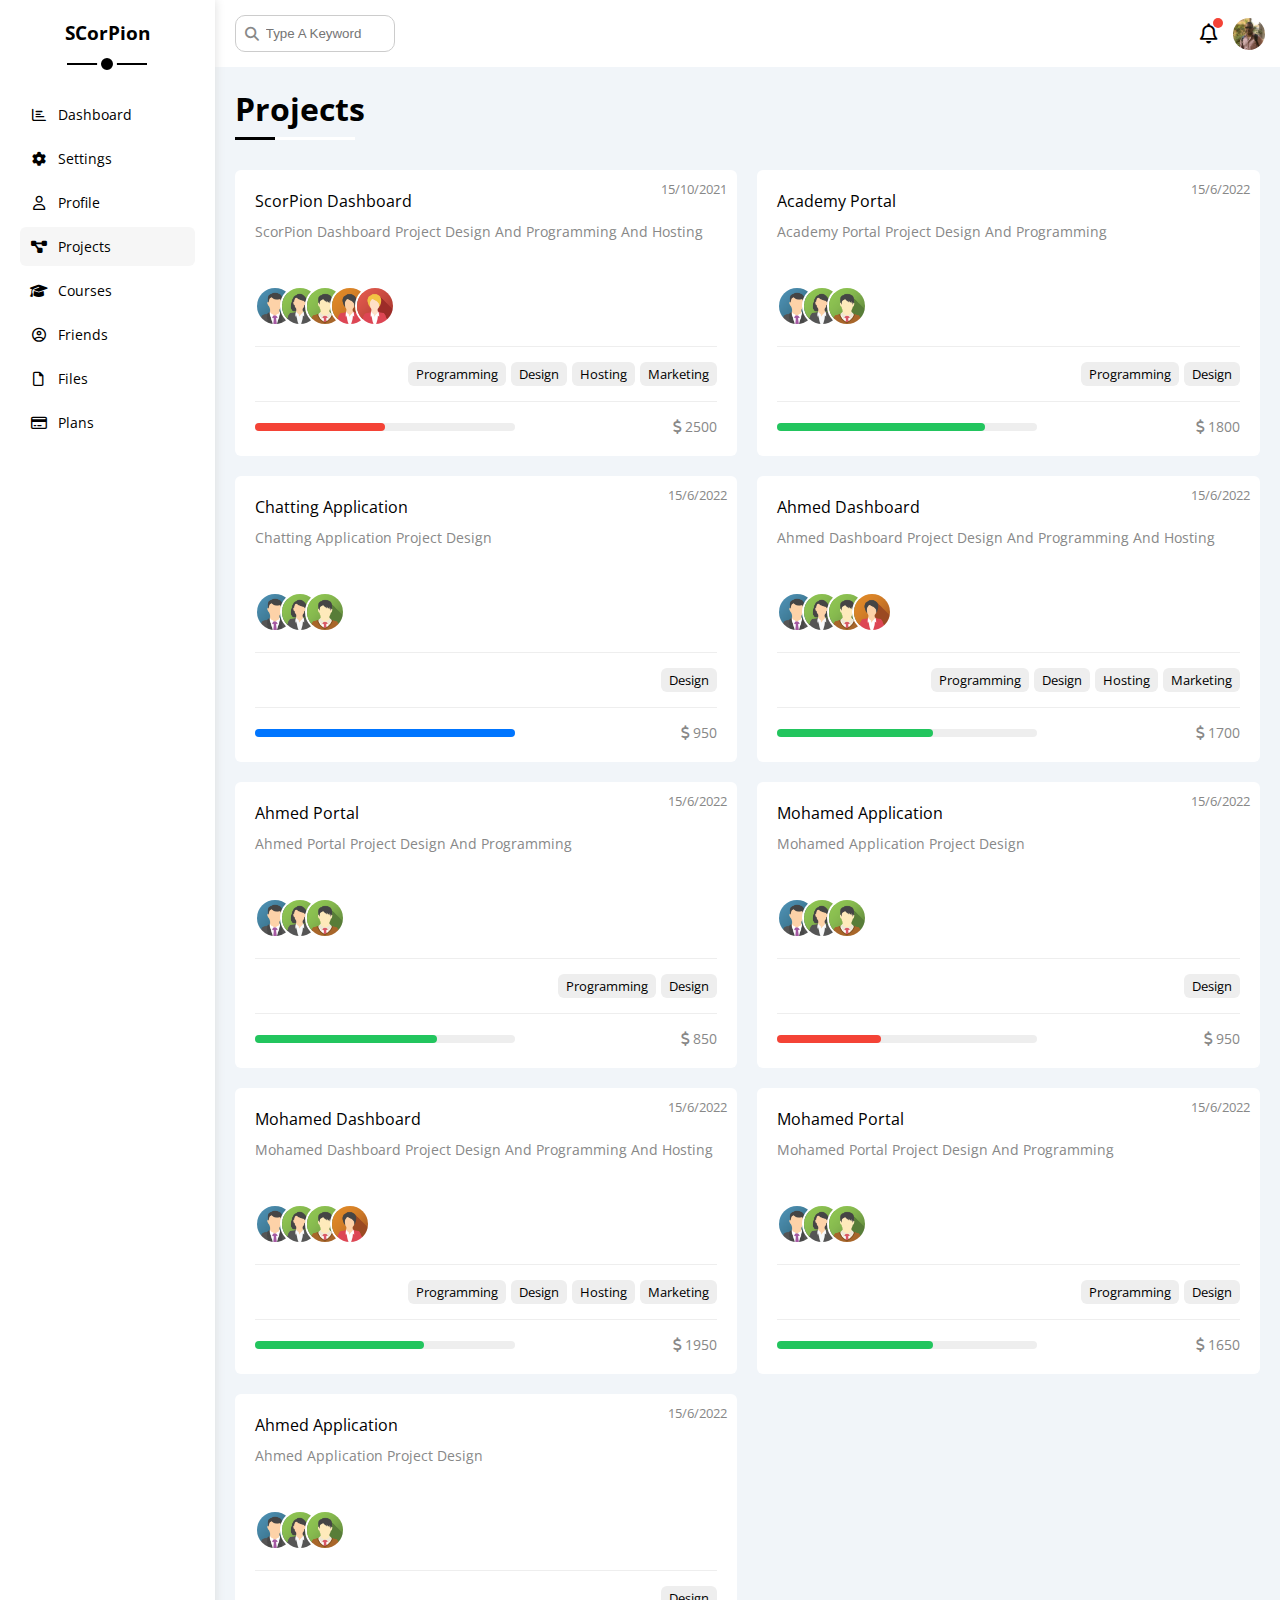
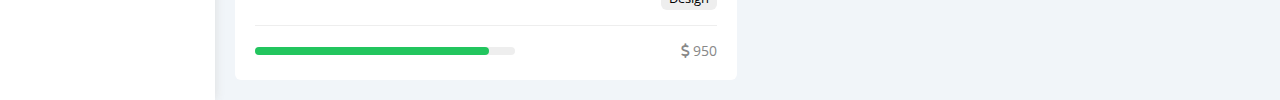
<file: projects.html>
<!DOCTYPE html>
<html lang="en">
  <head>
    <meta charset="UTF-8" />
    <meta http-equiv="X-UA-Compatible" content="IE=edge" />
    <meta name="viewport" content="width=device-width, initial-scale=1.0" />
    <title>Projects</title>
    <link rel="stylesheet" href="css/all.min.css" />
    <link rel="stylesheet" href="css/framework.css" />
    <link rel="stylesheet" href="css/master.css" />
    <link rel="preconnect" href="https://fonts.googleapis.com" />
    <link rel="preconnect" href="https://fonts.gstatic.com" crossorigin />
    <link
      href="https://fonts.googleapis.com/css2?family=Open+Sans:wght@300;500&display=swap"
      rel="stylesheet"
    />
  </head>
  <body>
    <div class="page d-flex">
      <div class="sidebar bg-white p-20 p-relative">
        <h3 class="p-relative txt-c mt-0">SCorPion</h3>
        <ul>
          <li>
            <a
              class="d-flex align-center fs-14 c-black rad-6 p-10"
              href="index.html"
            >
              <i class="fa-regular fa-chart-bar fa-fw"></i>
              <span>Dashboard</span>
            </a>
          </li>
          <li>
            <a
              class="d-flex align-center fs-14 c-black rad-6 p-10"
              href="settings.html"
            >
              <i class="fa-solid fa-gear fa-fw"></i>
              <span>Settings</span>
            </a>
          </li>
          <li>
            <a
              class="d-flex align-center fs-14 c-black rad-6 p-10"
              href="profile.html"
            >
              <i class="fa-regular fa-user fa-fw"></i>
              <span>Profile</span>
            </a>
          </li>
          <li>
            <a
              class="active d-flex align-center fs-14 c-black rad-6 p-10"
              href="projects.html"
            >
              <i class="fa-solid fa-diagram-project fa-fw"></i>
              <span>Projects</span>
            </a>
          </li>
          <li>
            <a
              class="d-flex align-center fs-14 c-black rad-6 p-10"
              href="courses.html"
            >
              <i class="fa-solid fa-graduation-cap fa-fw"></i>
              <span>Courses</span>
            </a>
          </li>
          <li>
            <a
              class="d-flex align-center fs-14 c-black rad-6 p-10"
              href="friends.html"
            >
              <i class="fa-regular fa-circle-user fa-fw"></i>
              <span>Friends</span>
            </a>
          </li>
          <li>
            <a
              class="d-flex align-center fs-14 c-black rad-6 p-10"
              href="files.html"
            >
              <i class="fa-regular fa-file fa-fw"></i>
              <span>Files</span>
            </a>
          </li>
          <li>
            <a
              class="d-flex align-center fs-14 c-black rad-6 p-10"
              href="plans.html"
            >
              <i class="fa-regular fa-credit-card fa-fw"></i>
              <span>Plans</span>
            </a>
          </li>
        </ul>
      </div>
      <div class="content w-full">
        <!-- Start Head -->
        <div class="head bg-white p-15 between-flex">
          <div class="search p-relative">
            <input class="p-10" type="search" placeholder="Type A Keyword" />
          </div>
          <div class="icons d-flex align-center">
            <span class="notification p-relative">
              <i class="fa-regular fa-bell fa-lg"></i>
            </span>
            <img src="imgs/scorpion.jpg" alt="" />
          </div>
        </div>
        <!-- End Head -->
        <h1 class="p-relative">Projects</h1>
        <div class="projects-page d-grid m-20 gap-20">
          <div class="project bg-white p-20 rad-6 p-relative">
            <span class="date fs-13 c-grey">15/10/2021</span>
            <h4 class="m-0">ScorPion Dashboard</h4>
            <p class="c-grey mt-10 mb-10 fs-14">
              ScorPion Dashboard Project Design And Programming And Hosting
            </p>
            <div class="team">
              <a href="#"><img src="imgs/team-01.png" alt="" /></a>
              <a href="#"><img src="imgs/team-02.png" alt="" /></a>
              <a href="#"><img src="imgs/team-03.png" alt="" /></a>
              <a href="#"><img src="imgs/team-04.png" alt="" /></a>
              <a href="#"><img src="imgs/team-05.png" alt="" /></a>
            </div>
            <div class="do d-flex">
              <span class="fs-13 rad-6 bg-eee">Programming</span>
              <span class="fs-13 rad-6 bg-eee">Design</span>
              <span class="fs-13 rad-6 bg-eee">Hosting</span>
              <span class="fs-13 rad-6 bg-eee">Marketing</span>
            </div>
            <div class="info between-flex">
              <div class="prog bg-eee">
                <span class="bg-red" style="width: 50%"></span>
              </div>
              <div class="fs-14 c-grey">
                <i class="fa-solid fa-dollar-sign"></i>
                2500
              </div>
            </div>
          </div>
          <div class="project bg-white p-20 rad-6 p-relative">
            <span class="date fs-13 c-grey">15/6/2022</span>
            <h4 class="m-0">Academy Portal</h4>
            <p class="c-grey mt-10 mb-10 fs-14">
              Academy Portal Project Design And Programming
            </p>
            <div class="team">
              <a href="#"><img src="imgs/team-01.png" alt="" /></a>
              <a href="#"><img src="imgs/team-02.png" alt="" /></a>
              <a href="#"><img src="imgs/team-03.png" alt="" /></a>
            </div>
            <div class="do d-flex">
              <span class="fs-13 rad-6 bg-eee">Programming</span>
              <span class="fs-13 rad-6 bg-eee">Design</span>
            </div>
            <div class="info between-flex">
              <div class="prog bg-eee">
                <span class="bg-green" style="width: 80%"></span>
              </div>
              <div class="fs-14 c-grey">
                <i class="fa-solid fa-dollar-sign"></i>
                1800
              </div>
            </div>
          </div>
          <div class="project bg-white p-20 rad-6 p-relative">
            <span class="date fs-13 c-grey">15/6/2022</span>
            <h4 class="m-0">Chatting Application</h4>
            <p class="c-grey mt-10 mb-10 fs-14">
              Chatting Application Project Design
            </p>
            <div class="team">
              <a href="#"><img src="imgs/team-01.png" alt="" /></a>
              <a href="#"><img src="imgs/team-02.png" alt="" /></a>
              <a href="#"><img src="imgs/team-03.png" alt="" /></a>
            </div>
            <div class="do d-flex">
              <span class="fs-13 rad-6 bg-eee">Design</span>
            </div>
            <div class="info between-flex">
              <div class="prog bg-eee">
                <span class="bg-blue" style="width: 100%"></span>
              </div>
              <div class="fs-14 c-grey">
                <i class="fa-solid fa-dollar-sign"></i>
                950
              </div>
            </div>
          </div>
          <div class="project bg-white p-20 rad-6 p-relative">
            <span class="date fs-13 c-grey">15/6/2022</span>
            <h4 class="m-0">Ahmed Dashboard</h4>
            <p class="c-grey mt-10 mb-10 fs-14">
              Ahmed Dashboard Project Design And Programming And Hosting
            </p>
            <div class="team">
              <a href="#"><img src="imgs/team-01.png" alt="" /></a>
              <a href="#"><img src="imgs/team-02.png" alt="" /></a>
              <a href="#"><img src="imgs/team-03.png" alt="" /></a>
              <a href="#"><img src="imgs/team-04.png" alt="" /></a>
            </div>
            <div class="do d-flex">
              <span class="fs-13 rad-6 bg-eee">Programming</span>
              <span class="fs-13 rad-6 bg-eee">Design</span>
              <span class="fs-13 rad-6 bg-eee">Hosting</span>
              <span class="fs-13 rad-6 bg-eee">Marketing</span>
            </div>
            <div class="info between-flex">
              <div class="prog bg-eee">
                <span class="bg-green" style="width: 60%"></span>
              </div>
              <div class="fs-14 c-grey">
                <i class="fa-solid fa-dollar-sign"></i>
                1700
              </div>
            </div>
          </div>
          <div class="project bg-white p-20 rad-6 p-relative">
            <span class="date fs-13 c-grey">15/6/2022</span>
            <h4 class="m-0">Ahmed Portal</h4>
            <p class="c-grey mt-10 mb-10 fs-14">
              Ahmed Portal Project Design And Programming
            </p>
            <div class="team">
              <a href="#"><img src="imgs/team-01.png" alt="" /></a>
              <a href="#"><img src="imgs/team-02.png" alt="" /></a>
              <a href="#"><img src="imgs/team-03.png" alt="" /></a>
            </div>
            <div class="do d-flex">
              <span class="fs-13 rad-6 bg-eee">Programming</span>
              <span class="fs-13 rad-6 bg-eee">Design</span>
            </div>
            <div class="info between-flex">
              <div class="prog bg-eee">
                <span class="bg-green" style="width: 70%"></span>
              </div>
              <div class="fs-14 c-grey">
                <i class="fa-solid fa-dollar-sign"></i>
                850
              </div>
            </div>
          </div>
          <div class="project bg-white p-20 rad-6 p-relative">
            <span class="date fs-13 c-grey">15/6/2022</span>
            <h4 class="m-0">Mohamed Application</h4>
            <p class="c-grey mt-10 mb-10 fs-14">
              Mohamed Application Project Design
            </p>
            <div class="team">
              <a href="#"><img src="imgs/team-01.png" alt="" /></a>
              <a href="#"><img src="imgs/team-02.png" alt="" /></a>
              <a href="#"><img src="imgs/team-03.png" alt="" /></a>
            </div>
            <div class="do d-flex">
              <span class="fs-13 rad-6 bg-eee">Design</span>
            </div>
            <div class="info between-flex">
              <div class="prog bg-eee">
                <span class="bg-red" style="width: 40%"></span>
              </div>
              <div class="fs-14 c-grey">
                <i class="fa-solid fa-dollar-sign"></i>
                950
              </div>
            </div>
          </div>
          <div class="project bg-white p-20 rad-6 p-relative">
            <span class="date fs-13 c-grey">15/6/2022</span>
            <h4 class="m-0">Mohamed Dashboard</h4>
            <p class="c-grey mt-10 mb-10 fs-14">
              Mohamed Dashboard Project Design And Programming And Hosting
            </p>
            <div class="team">
              <a href="#"><img src="imgs/team-01.png" alt="" /></a>
              <a href="#"><img src="imgs/team-02.png" alt="" /></a>
              <a href="#"><img src="imgs/team-03.png" alt="" /></a>
              <a href="#"><img src="imgs/team-04.png" alt="" /></a>
            </div>
            <div class="do d-flex">
              <span class="fs-13 rad-6 bg-eee">Programming</span>
              <span class="fs-13 rad-6 bg-eee">Design</span>
              <span class="fs-13 rad-6 bg-eee">Hosting</span>
              <span class="fs-13 rad-6 bg-eee">Marketing</span>
            </div>
            <div class="info between-flex">
              <div class="prog bg-eee">
                <span class="bg-green" style="width: 65%"></span>
              </div>
              <div class="fs-14 c-grey">
                <i class="fa-solid fa-dollar-sign"></i>
                1950
              </div>
            </div>
          </div>
          <div class="project bg-white p-20 rad-6 p-relative">
            <span class="date fs-13 c-grey">15/6/2022</span>
            <h4 class="m-0">Mohamed Portal</h4>
            <p class="c-grey mt-10 mb-10 fs-14">
              Mohamed Portal Project Design And Programming
            </p>
            <div class="team">
              <a href="#"><img src="imgs/team-01.png" alt="" /></a>
              <a href="#"><img src="imgs/team-02.png" alt="" /></a>
              <a href="#"><img src="imgs/team-03.png" alt="" /></a>
            </div>
            <div class="do d-flex">
              <span class="fs-13 rad-6 bg-eee">Programming</span>
              <span class="fs-13 rad-6 bg-eee">Design</span>
            </div>
            <div class="info between-flex">
              <div class="prog bg-eee">
                <span class="bg-green" style="width: 60%"></span>
              </div>
              <div class="fs-14 c-grey">
                <i class="fa-solid fa-dollar-sign"></i>
                1650
              </div>
            </div>
          </div>
          <div class="project bg-white p-20 rad-6 p-relative">
            <span class="date fs-13 c-grey">15/6/2022</span>
            <h4 class="m-0">Ahmed Application</h4>
            <p class="c-grey mt-10 mb-10 fs-14">
              Ahmed Application Project Design
            </p>
            <div class="team">
              <a href="#"><img src="imgs/team-01.png" alt="" /></a>
              <a href="#"><img src="imgs/team-02.png" alt="" /></a>
              <a href="#"><img src="imgs/team-03.png" alt="" /></a>
            </div>
            <div class="do d-flex">
              <span class="fs-13 rad-6 bg-eee">Design</span>
            </div>
            <div class="info between-flex">
              <div class="prog bg-eee">
                <span class="bg-green" style="width: 90%"></span>
              </div>
              <div class="fs-14 c-grey">
                <i class="fa-solid fa-dollar-sign"></i>
                950
              </div>
            </div>
          </div>
        </div>
      </div>
    </div>
  </body>
</html>
</file>
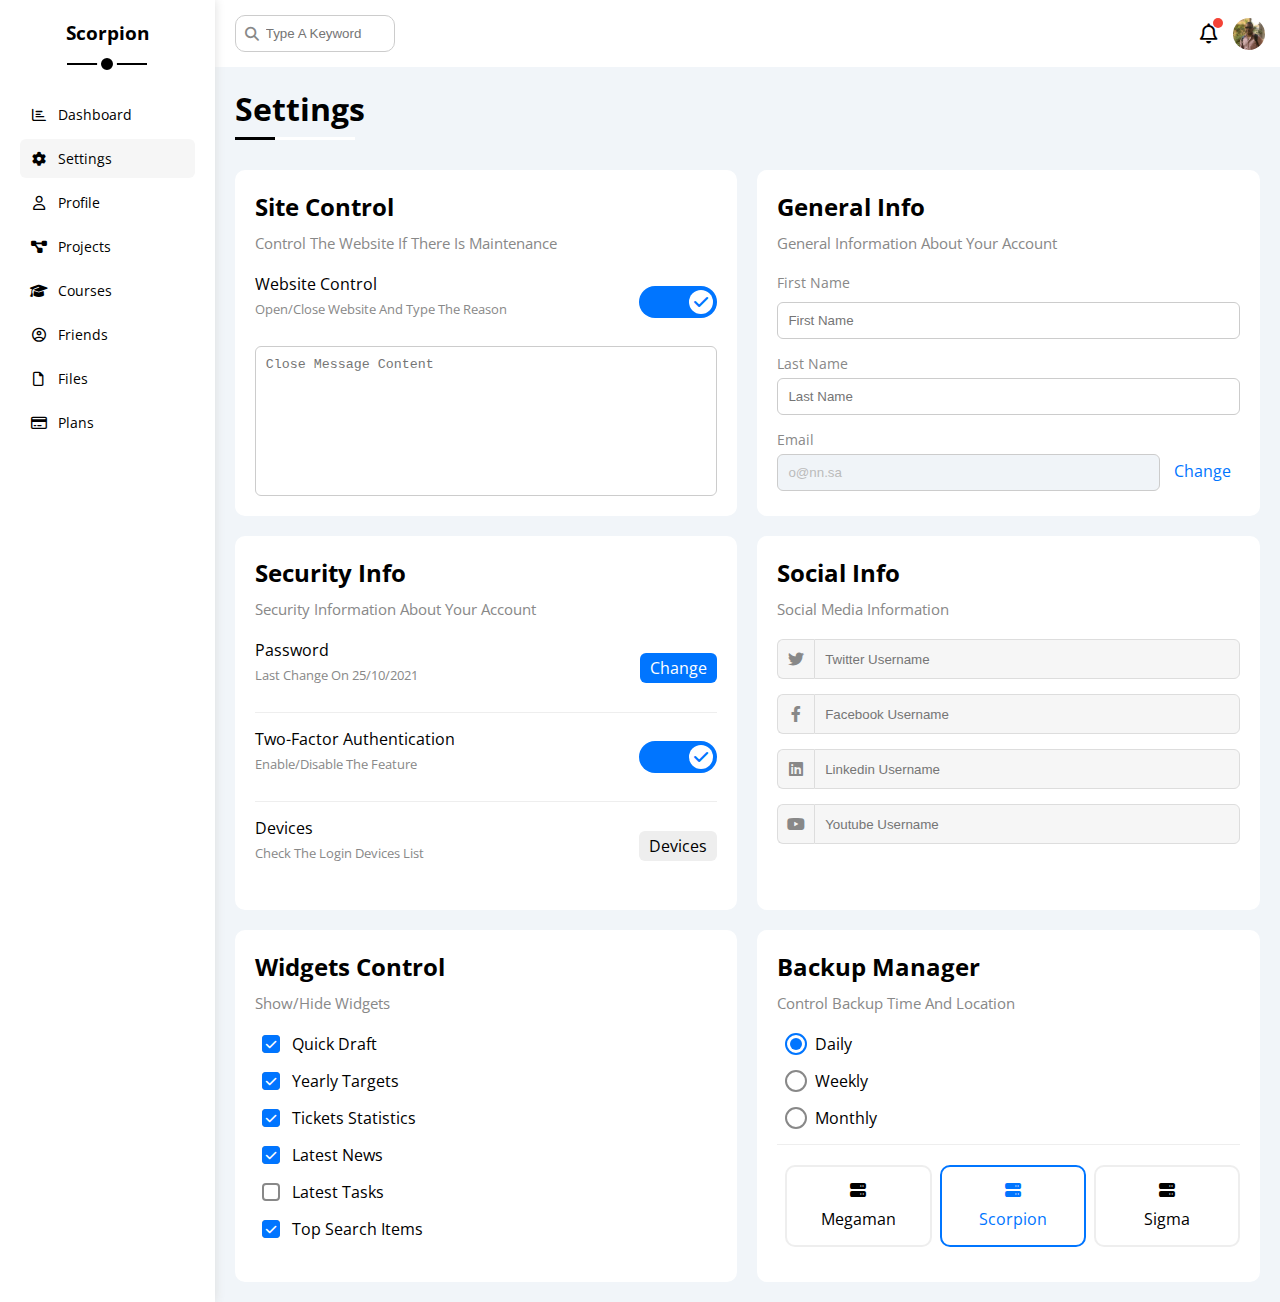
<file: settings.html>
<!DOCTYPE html>
<html lang="en">
  <head>
    <meta charset="UTF-8" />
    <meta http-equiv="X-UA-Compatible" content="IE=edge" />
    <meta name="viewport" content="width=device-width, initial-scale=1.0" />
    <title>Settings</title>
    <link rel="stylesheet" href="css/all.min.css" />
    <link rel="stylesheet" href="css/framework.css" />
    <link rel="stylesheet" href="css/master.css" />
    <link rel="preconnect" href="https://fonts.googleapis.com" />
    <link rel="preconnect" href="https://fonts.gstatic.com" crossorigin />
    <link
      href="https://fonts.googleapis.com/css2?family=Open+Sans:wght@300;500&display=swap"
      rel="stylesheet"
    />
  </head>
  <body>
    <div class="page d-flex">
      <div class="sidebar bg-white p-20 p-relative">
        <h3 class="p-relative txt-c mt-0">Scorpion</h3>
        <ul>
          <li>
            <a
              class="d-flex align-center fs-14 c-black rad-6 p-10"
              href="index.html"
            >
              <i class="fa-regular fa-chart-bar fa-fw"></i>
              <span>Dashboard</span>
            </a>
          </li>
          <li>
            <a
              class="active d-flex align-center fs-14 c-black rad-6 p-10"
              href="settings.html"
            >
              <i class="fa-solid fa-gear fa-fw"></i>
              <span>Settings</span>
            </a>
          </li>
          <li>
            <a
              class="d-flex align-center fs-14 c-black rad-6 p-10"
              href="profile.html"
            >
              <i class="fa-regular fa-user fa-fw"></i>
              <span>Profile</span>
            </a>
          </li>
          <li>
            <a
              class="d-flex align-center fs-14 c-black rad-6 p-10"
              href="projects.html"
            >
              <i class="fa-solid fa-diagram-project fa-fw"></i>
              <span>Projects</span>
            </a>
          </li>
          <li>
            <a
              class="d-flex align-center fs-14 c-black rad-6 p-10"
              href="courses.html"
            >
              <i class="fa-solid fa-graduation-cap fa-fw"></i>
              <span>Courses</span>
            </a>
          </li>
          <li>
            <a
              class="d-flex align-center fs-14 c-black rad-6 p-10"
              href="friends.html"
            >
              <i class="fa-regular fa-circle-user fa-fw"></i>
              <span>Friends</span>
            </a>
          </li>
          <li>
            <a
              class="d-flex align-center fs-14 c-black rad-6 p-10"
              href="files.html"
            >
              <i class="fa-regular fa-file fa-fw"></i>
              <span>Files</span>
            </a>
          </li>
          <li>
            <a
              class="d-flex align-center fs-14 c-black rad-6 p-10"
              href="plans.html"
            >
              <i class="fa-regular fa-credit-card fa-fw"></i>
              <span>Plans</span>
            </a>
          </li>
        </ul>
      </div>
      <div class="content w-full">
        <!-- Start Head -->
        <div class="head bg-white p-15 between-flex">
          <div class="search p-relative">
            <input class="p-10" type="search" placeholder="Type A Keyword" />
          </div>
          <div class="icons d-flex align-center">
            <span class="notification p-relative">
              <i class="fa-regular fa-bell fa-lg"></i>
            </span>
            <img src="imgs/scorpion.jpg" alt="" />
          </div>
        </div>
        <!-- End Head -->
        <h1 class="p-relative">Settings</h1>
        <div class="settings-page m-20 d-grid gap-20">
          <!-- Start Settings Box -->
          <div class="p-20 bg-white rad-10">
            <h2 class="mt-0 mb-10">Site Control</h2>
            <p class="mt-0 mb-20 c-grey fs-15">
              Control The Website If There Is Maintenance
            </p>
            <div class="mb-15 between-flex">
              <div>
                <span>Website Control</span>
                <p class="c-grey mt-5 mb-0 fs-13">
                  Open/Close Website And Type The Reason
                </p>
              </div>
              <div>
                <label>
                  <input class="toggle-checkbox" type="checkbox" checked />
                  <div class="toggle-switch"></div>
                </label>
              </div>
            </div>
            <textarea
              class="close-message p-10 rad-6 d-block w-full"
              placeholder="Close Message Content"
            ></textarea>
          </div>
          <!-- End Settings Box -->
          <!-- Start Settings Box -->
          <div class="p-20 bg-white rad-10">
            <h2 class="mt-0 mb-10">General Info</h2>
            <p class="mt-0 mb-20 c-grey fs-15">
              General Information About Your Account
            </p>
            <div class="mb-15">
              <label class="fs-14 c-grey d-block mb-10" for="first"
                >First Name</label
              >
              <input
                class="b-none border-ccc p-10 rad-6 d-block w-full"
                type="text"
                id="first"
                placeholder="First Name"
              />
            </div>
            <div class="mb-15">
              <label class="fs-14 c-grey d-block mb-5" for="last"
                >Last Name</label
              >
              <input
                class="b-none border-ccc p-10 rad-6 d-block w-full"
                id="last"
                type="text"
                placeholder="Last Name"
              />
            </div>
            <div>
              <label class="fs-14 c-grey d-block mb-5" for="email">Email</label>
              <input
                class="email b-none border-ccc p-10 rad-6 w-full mr-10"
                id="email"
                type="email"
                value="o@nn.sa"
                disabled
              />
              <a class="c-blue" href="#">Change</a>
            </div>
          </div>
          <!-- End Settings Box -->
          <!-- Start Settings Box -->
          <div class="p-20 bg-white rad-10">
            <h2 class="mt-0 mb-10">Security Info</h2>
            <p class="mt-0 mb-20 c-grey fs-15">
              Security Information About Your Account
            </p>
            <div class="sec-box mb-15 between-flex">
              <div>
                <span>Password</span>
                <p class="c-grey mt-5 mb-0 fs-13">Last Change On 25/10/2021</p>
              </div>
              <a class="button bg-blue c-white btn-shape" href="#">Change</a>
            </div>
            <div class="sec-box mb-15 between-flex">
              <div>
                <span>Two-Factor Authentication</span>
                <p class="c-grey mt-5 mb-0 fs-13">Enable/Disable The Feature</p>
              </div>
              <label>
                <input class="toggle-checkbox" type="checkbox" checked />
                <div class="toggle-switch"></div>
              </label>
            </div>
            <div class="sec-box between-flex">
              <div>
                <span>Devices</span>
                <p class="c-grey mt-5 mb-0 fs-13">
                  Check The Login Devices List
                </p>
              </div>
              <a class="bg-eee c-black btn-shape" href="#">Devices</a>
            </div>
          </div>
          <!-- End Settings Box -->
          <!-- Start Settings Box -->
          <div class="social-boxes p-20 bg-white rad-10">
            <h2 class="mt-0 mb-10">Social Info</h2>
            <p class="mt-0 mb-20 c-grey fs-15">Social Media Information</p>
            <div class="d-flex align-center mb-15">
              <i class="fa-brands fa-twitter center-flex c-grey"></i>
              <input
                class="w-full"
                type="text"
                placeholder="Twitter Username"
              />
            </div>
            <div class="d-flex align-center mb-15">
              <i class="fa-brands fa-facebook-f center-flex c-grey"></i>
              <input
                class="w-full"
                type="text"
                placeholder="Facebook Username"
              />
            </div>
            <div class="d-flex align-center mb-15">
              <i class="fa-brands fa-linkedin center-flex c-grey"></i>
              <input
                class="w-full"
                type="text"
                placeholder="Linkedin Username"
              />
            </div>
            <div class="d-flex align-center">
              <i class="fa-brands fa-youtube center-flex c-grey"></i>
              <input
                class="w-full"
                type="text"
                placeholder="Youtube Username"
              />
            </div>
          </div>
          <!-- End Settings Box -->
          <!-- Start Settings Box -->
          <div class="widgets-control p-20 bg-white rad-10">
            <h2 class="mt-0 mb-10">Widgets Control</h2>
            <p class="mt-0 mb-20 c-grey fs-15">Show/Hide Widgets</p>
            <div class="control d-flex align-center mb-15">
              <input type="checkbox" id="one" checked />
              <label for="one">Quick Draft</label>
            </div>
            <div class="control d-flex align-center mb-15">
              <input type="checkbox" id="two" checked />
              <label for="two">Yearly Targets</label>
            </div>
            <div class="control d-flex align-center mb-15">
              <input type="checkbox" id="three" checked />
              <label for="three">Tickets Statistics</label>
            </div>
            <div class="control d-flex align-center mb-15">
              <input type="checkbox" id="four" checked />
              <label for="four">Latest News</label>
            </div>
            <div class="control d-flex align-center mb-15">
              <input type="checkbox" id="five" />
              <label for="five">Latest Tasks</label>
            </div>
            <div class="control d-flex align-center mb-15">
              <input type="checkbox" id="six" checked />
              <label for="six">Top Search Items</label>
            </div>
          </div>
          <!-- End Settings Box -->
          <!-- Start Settings Box -->
          <div class="backup-control p-20 bg-white rad-10">
            <h2 class="mt-0 mb-10">Backup Manager</h2>
            <p class="mt-0 mb-20 c-grey fs-15">
              Control Backup Time And Location
            </p>
            <div class="date d-flex align-center mb-15">
              <input type="radio" name="time" id="daily" checked />
              <label for="daily">Daily</label>
            </div>
            <div class="date d-flex align-center mb-15">
              <input type="radio" name="time" id="weekly" />
              <label for="weekly">Weekly</label>
            </div>
            <div class="date d-flex align-center mb-15">
              <input type="radio" name="time" id="monthly" />
              <label for="monthly">Monthly</label>
            </div>
            <div class="servers d-flex align-center txt-c">
              <input type="radio" name="servers" id="server-one" />
              <div class="server mb-15 rad-10 w-full">
                <label class="d-block m-15" for="server-one">
                  <i class="fa-solid fa-server d-block mb-10"></i>
                  Megaman
                </label>
              </div>
              <input type="radio" name="servers" id="server-two" checked />
              <div class="server mb-15 rad-10 w-full">
                <label class="d-block m-15" for="server-two">
                  <i class="fa-solid fa-server d-block mb-10"></i>
                  Scorpion
                </label>
              </div>
              <input type="radio" name="servers" id="server-three" />
              <div class="server mb-15 rad-10 w-full">
                <label class="d-block m-15" for="server-three">
                  <i class="fa-solid fa-server d-block mb-10"></i>
                  Sigma
                </label>
              </div>
            </div>
          </div>
          <!-- End Settings Box -->
        </div>
      </div>
    </div>
  </body>
</html>
</file>
<file: css/framework.css>
:root {
  --blue-color: #0075ff;
  --blue-alt-color: #0d69d5;
  --orange-color: #f59e0b;
  --green-color: #22c55e;
  --red-color: #f44336;
  --grey-color: #888;
}
/* Start Box */
.d-flex {
  display: flex;
}
.f-wrap {
  flex-wrap: wrap;
}
.align-center {
  align-items: center;
}
.space-between {
  justify-content: space-between;
}
.d-grid {
  display: grid;
}
.gap-20 {
  gap: 20px;
}
.d-block {
  display: block;
}
@media (max-width: 767px) {
  .block-mobile {
    display: block;
  }
  .hide-mobile {
    display: none;
  }
}
/* End Box */
/* Start Padding + Margin */
.p-10 {
  padding: 10px;
}
.p-15 {
  padding: 15px;
}
.p-20 {
  padding: 20px;
}
.pt-10 {
  padding-top: 10px;
}
.pt-15 {
  padding-top: 15px;
}
.pt-20 {
  padding-top: 20px;
}
.pb-10 {
  padding-bottom: 10px;
}
.pb-15 {
  padding-bottom: 15px;
}
.pb-20 {
  padding-bottom: 20px;
}
.pl-15 {
  padding-left: 15px;
}
.m-0 {
  margin: 0;
}
.m-15 {
  margin: 15px;
}
.m-20 {
  margin: 20px;
}
.mt-0 {
  margin-top: 0;
}
.mt-5 {
  margin-top: 5px;
}
.mt-10 {
  margin-top: 10px;
}
.mt-15 {
  margin-top: 15px;
}
.mt-20 {
  margin-top: 20px;
}
.mt-25 {
  margin-top: 25px;
}
.mr-10 {
  margin-right: 10px;
}
.mr-15 {
  margin-right: 15px;
}
.mb-5 {
  margin-bottom: 5px;
}
.mb-10 {
  margin-bottom: 10px;
}
.mb-15 {
  margin-bottom: 15px;
}
.mb-20 {
  margin-bottom: 20px;
}
.mb-25 {
  margin-bottom: 25px;
}
/* End Padding + Margin */
/* Start Color */
.c-black {
  color: black;
}
.c-white {
  color: white;
}
.c-grey {
  color: var(--grey-color);
}
.c-red {
  color: var(--red-color);
}
.c-green {
  color: var(--green-color);
}
.c-blue {
  color: var(--blue-color);
}
.c-orange {
  color: var(--orange-color);
}
.bg-red {
  background-color: var(--red-color);
}
.bg-green {
  background-color: var(--green-color);
}
.bg-blue {
  background-color: var(--blue-color);
}
.bg-orange {
  background-color: var(--orange-color);
}
.bg-white {
  background-color: white;
}
.bg-eee {
  background-color: #eee;
}
/* End Color */
/* Start Position */
.p-relative {
  position: relative;
}
.p-absolute {
  position: absolute;
}
/* End Position */
/* Start Font */
.txt-c {
  text-align: center;
}
.fs-13 {
  font-size: 13px;
}
.fs-14 {
  font-size: 14px;
}
.fs-15 {
  font-size: 15px;
}
.fs-25 {
  font-size: 25px;
}
.fw-bold {
  font-weight: bold;
}
@media (max-width: 767px) {
  .txt-c-mobile {
    text-align: center;
  }
}
/* End Font */
/* Start Border */
.rad-6 {
  border-radius: 6px;
}
.rad-10 {
  border-radius: 10px;
}
.rad-half {
  border-radius: 50%;
}
.b-none {
  border: none;
}
.border-ccc {
  border: 1px solid #ccc;
}
.border-eee {
  border: 1px solid #eee;
}

/* End Border */
/* Start Width + Height */
.w-full {
  width: 100%;
}
.w-100 {
  width: 100px;
}
.w-fit {
  width: fit-content;
}
.h-full {
  height: 100%;
}
.h-100 {
  height: 100px;
}
/* End Width + Height */
/* Start Components */
.center-flex {
  display: flex;
  align-items: center;
  justify-content: center;
}
.between-flex {
  display: flex;
  align-items: center;
  justify-content: space-between;
}
.btn-shape {
  padding: 4px 10px;
  border-radius: 6px;
}
/* End Components */
</file>
<file: css/master.css>
:root {
  --blue-color: #0075ff;
  --blue-alt-color: #0d69d5;
  --orange-color: #f59e0b;
  --green-color: #22c55e;
  --red-color: #f44336;
  --grey-color: #888;
}
* {
  box-sizing: border-box;
}
body {
  font-family: "Open Sans", sans-serif;
  margin: 0;
}
*:focus {
  outline: none;
}
a {
  text-decoration: none;
}
ul {
  list-style: none;
  padding: 0;
}
::-webkit-scrollbar {
  width: 15px;
}
::-webkit-scrollbar-track {
  background-color: white;
}
::-webkit-scrollbar-thumb {
  background-color: var(--blue-color);
}
::-webkit-scrollbar-thumb:hover {
  background-color: var(--blue-alt-color);
}
.page {
  background-color: #f1f5f9;
  min-height: 100vh;
}
/* Start Sidebar */
.sidebar {
  width: 250px;
  box-shadow: 0 0 10px #ddd;
}
.sidebar > h3 {
  margin-bottom: 50px;
}
.sidebar > h3::before,
.sidebar > h3::after {
  content: "";
  background-color: black;
  transform: translateX(-50%);
  position: absolute;
  left: 50%;
}
.sidebar > h3::before {
  width: 80px;
  height: 2px;
  bottom: -20px;
}
.sidebar > h3::after {
  bottom: -29px;
  width: 12px;
  height: 12px;
  border-radius: 50%;
  border: 4px solid white;
}
.sidebar ul li a {
  transition: 0.3s;
  margin-bottom: 5px;
}
.sidebar ul li a:hover,
.sidebar ul li a.active {
  background-color: #f6f6f6;
}
.sidebar ul li a span {
  font-size: 14px;
  margin-left: 10px;
}
@media (max-width: 767px) {
  .sidebar {
    width: 58px;
    padding: 10px;
  }
  .sidebar > h3 {
    font-size: 13px;
    margin-bottom: 15px;
  }
  .sidebar > h3::before,
  .sidebar > h3::after {
    display: none;
  }
  .sidebar ul li a span {
    display: none;
  }
}
/* End Sidebar */
/* Start Content */
.content {
  overflow: hidden;
}
.head .search::before {
  font-family: var(--fa-style-family-classic);
  content: "\f002";
  font-weight: 900;
  position: absolute;
  left: 15px;
  top: 50%;
  transform: translateY(-50%);
  font-size: 14px;
  color: var(--grey-color);
}
.head .search input {
  border: 1px solid #ccc;
  border-radius: 10px;
  margin-left: 5px;
  padding-left: 30px;
  width: 160px;
  transition: width 0.3s;
}
.head .search input:focus {
  width: 200px;
}
.head .search input:focus::placeholder {
  opacity: 0;
}
.head .icons .notification::before {
  content: "";
  position: absolute;
  width: 10px;
  height: 10px;
  background-color: var(--red-color);
  border-radius: 50%;
  right: -5px;
  top: -5px;
}
.head .icons img {
  width: 32px;
  height: 32px;
  margin-left: 15px;
  border-radius: 50%;
}
.page h1 {
  margin: 20px 20px 40px;
}
.page h1::before,
.page h1::after {
  content: "";
  height: 3px;
  position: absolute;
  bottom: -10px;
  left: 0;
}
.page h1::before {
  background-color: white;
  width: 120px;
}
.page h1::after {
  background-color: black;
  width: 40px;
}
.wrapper {
  grid-template-columns: repeat(auto-fill, minmax(450px, 1fr));
  margin-left: 20px;
  margin-right: 20px;
  margin-bottom: 20px;
}
@media (max-width: 767px) {
  .wrapper {
    grid-template-columns: minmax(200px, 1fr);
    margin-left: 10px;
    margin-right: 10px;
    gap: 10px;
  }
}
/* End Content */
/* Start Welcome Widget */
.welcome {
  overflow: hidden;
}
.welcome .intro img {
  width: 200px;
  margin-bottom: -10px;
}
.welcome .avatar {
  width: 64px;
  height: 64px;
  border: 2px solid white;
  border-radius: 50%;
  padding: 2px;
  box-shadow: 0 0 5px #ddd;
  margin-left: 20px;
  margin-top: -32px;
}
.welcome .body {
  border-top: 1px solid #eee;
  border-bottom: 1px solid #eee;
}
.welcome .body > div {
  flex: 1;
}
.welcome .visit {
  margin: 0 15px 15px auto;
  transition: 0.3s;
}
.welcome .visit:hover {
  background-color: var(--blue-alt-color);
}
@media (max-width: 767px) {
  .welcome .intro {
    padding-bottom: 30px;
  }
  .welcome .avatar {
    margin-left: 0;
  }
  .welcome .body > div:not(:last-child) {
    margin-bottom: 20px;
  }
}
/* End Welcome Widget */
/* Start Quick Draft Widget */
.quick-draft textarea {
  resize: none;
  min-height: 180px;
}
.quick-draft .save {
  margin-left: auto;
  transition: 0.3s;
  cursor: pointer;
}
.quick-draft .save:hover {
  background-color: var(--blue-alt-color);
}
/* End Quick Draft Widget */
/* Start Targets */
.targets .target-row .icon {
  width: 80px;
  height: 80px;
  margin-right: 15px;
}
.targets .details {
  flex: 1;
}
.targets .details .progress {
  height: 4px;
}
.targets .details .progress > span {
  position: absolute;
  left: 0;
  top: 0;
  height: 100%;
}
.targets .details .progress > span span {
  position: absolute;
  bottom: 16px;
  right: -16px;
  color: white;
  padding: 2px 5px;
  border-radius: 6px;
  font-size: 13px;
}
.targets .details .progress > span span::after {
  content: "";
  border-color: transparent;
  border-width: 5px;
  border-style: solid;
  position: absolute;
  bottom: -10px;
  left: 50%;
  transform: translateX(-50%);
}
.targets .details .progress > .blue span::after {
  border-top-color: var(--blue-color);
}
.targets .details .progress > .orange span::after {
  border-top-color: var(--orange-color);
}
.targets .details .progress > .green span::after {
  border-top-color: var(--green-color);
}
.blue .icon,
.blue .progress {
  background-color: rgb(0 117 255 / 20%);
}
.orange .icon,
.orange .progress {
  background-color: rgb(245 158 11 / 20%);
}
.green .icon,
.green .progress {
  background-color: rgb(34 197 94 / 20%);
}
/* End Targets */
/* Start Tickets */
.tickets .box {
  border: 1px solid #ccc;
  width: calc(50% - 10px);
}
@media (max-width: 767px) {
  .tickets .box {
    width: 100%;
  }
}
/* End Tickets */
/* Start Latest News */
.latest-news .news-row:not(:last-of-type) {
  margin-bottom: 20px;
  padding-bottom: 20px;
  border-bottom: 1px solid #eee;
}
.latest-news .news-row img {
  width: 100px;
  border-radius: 6px;
  margin-right: 15px;
}
.latest-news .info {
  flex-grow: 1;
}
.latest-news .info h3 {
  margin: 0 0 6px;
  font-size: 16px;
}
@media (max-width: 767px) {
  .latest-news .news-row {
    display: block;
  }
  .latest-news .news-row .label {
    margin: 10px auto;
    width: fit-content;
  }
}
/* End Latest News */
/* Start Tasks */
.tasks .task-row:not(:last-of-type) {
  margin-bottom: 15px;
  padding-bottom: 15px;
  border-bottom: 1px solid #eee;
}
.tasks .info {
  flex-grow: 1;
}
.tasks .done {
  opacity: 0.3;
}
.tasks .done h3,
.tasks .done p {
  text-decoration: line-through;
}
.tasks .delete {
  cursor: pointer;
  transition: 0.3s;
}
.tasks .delete:hover {
  color: var(--red-color);
}
/* End Tasks */
/* Start Latest Uploads */
.latest-uploads ul li:not(:last-child) {
  border-bottom: 1px solid #eee;
}
.latest-uploads ul li img {
  width: 40px;
  height: 40px;
}
/* End Latest Uploads */
/* Start Last Project */
.last-project ul::before {
  content: "";
  position: absolute;
  left: 11px;
  width: 2px;
  height: 100%;
  background-color: var(--blue-color);
}
.last-project ul li::before {
  content: "";
  width: 20px;
  height: 20px;
  display: block;
  border-radius: 50%;
  background-color: white;
  border: 2px solid white;
  outline: 2px solid var(--blue-color);
  margin-right: 15px;
  z-index: 1;
}
.last-project ul li.done::before {
  background-color: var(--blue-color);
}
.last-project ul li.current::before {
  animation: change-color 0.8s infinite alternate;
}
.last-project .launch-icon {
  position: absolute;
  width: 160px;
  right: 0;
  bottom: 0;
  opacity: 0.1;
}
/* End Last Project */
/* Start Reminders */
.reminders ul li .key {
  width: 15px;
  height: 15px;
}
.reminders ul li > .blue {
  border-left: 2px solid var(--blue-color);
}
.reminders ul li > .green {
  border-left: 2px solid var(--green-color);
}
.reminders ul li > .orange {
  border-left: 2px solid var(--orange-color);
}
.reminders ul li > .red {
  border-left: 2px solid var(--red-color);
}
/* End Reminders */
/* Start Latest Post */
.latest-post .avatar {
  width: 48px;
  height: 48px;
  border-radius: 50%;
}
.latest-post .post-content {
  text-transform: capitalize;
  line-height: 1.8;
  border-top: 1px solid #eee;
  border-bottom: 1px solid #eee;
  min-height: 140px;
}
/* End Latest Post */
/* Start Social Media */
.social-media .box {
  padding-left: 70px;
}
.social-media .box i {
  position: absolute;
  left: 0;
  top: 0;
  width: 52px;
  transition: 0.3s;
}
.social-media .box i:hover {
  transform: rotate(5deg);
}
.social-media .twitter {
  background-color: rgb(29 161 242 / 20%);
  color: #1da1f2;
}
.social-media .twitter i,
.social-media .twitter a {
  background-color: #1da1f2;
}
.social-media .facebook {
  background-color: rgb(24 119 242 / 20%);
  color: #1da1f2;
}
.social-media .facebook i,
.social-media .facebook a {
  background-color: #1877f2;
}
.social-media .youtube {
  background-color: rgb(255 0 0 / 20%);
  color: #ff0000;
}
.social-media .youtube i,
.social-media .youtube a {
  background-color: #ff0000;
}
.social-media .linkedin {
  background-color: rgb(0 119 181 / 20%);
  color: #0077b5;
}
.social-media .linkedin i,
.social-media .linkedin a {
  background-color: #0077b5;
}
/* End Social Media */
/* Start Projects Table */
.projects .responsive-table {
  overflow-x: auto;
}
.projects table {
  min-width: 1000px;
  border-spacing: 0;
}
.projects thead td {
  background-color: #eee;
  font-weight: bold;
}
.projects table td {
  padding: 15px;
}
.projects tbody td {
  border-bottom: 1px solid #eee;
  border-left: 1px solid #eee;
  transition: 0.3s;
}
.projects table tbody tr td:last-child {
  border-right: 1px solid #eee;
}
.projects tbody tr:hover td {
  background-color: #faf7f7;
}
.projects table img {
  width: 32px;
  height: 32px;
  border-radius: 50%;
  padding: 2px;
  background-color: white;
}
.projects table img:not(:first-child) {
  margin-left: -20px;
}
.projects table .label {
  font-size: 13px;
}
/* End Projects Table */
/* Start Settings */
.settings-page {
  grid-template-columns: repeat(auto-fill, minmax(500px, 1fr));
}
@media (max-width: 767px) {
  .settings-page {
    grid-template-columns: minmax(100px, 1fr);
    margin-left: 10px;
    margin-right: 10px;
    gap: 10px;
  }
}
.settings-page .close-message {
  border: 1px solid #ccc;
  resize: none;
  min-height: 150px;
}
.settings-page .email {
  display: inline-flex;
  width: calc(100% - 80px);
}
.settings-page .sec-box {
  padding-bottom: 15px;
}
.settings-page .sec-box:not(:last-of-type) {
  border-bottom: 1px solid #eee;
}
.settings-page .sec-box .button {
  transition: 0.3s;
}
.settings-page .sec-box .button:hover {
  background-color: var(--blue-alt-color);
}
.settings-page .social-boxes i {
  width: 40px;
  height: 40px;
  background-color: #f6f6f6;
  border: 1px solid #ddd;
  border-right: none;
  border-radius: 6px 0 0 6px;
  transition: 0.3s;
}
.settings-page .social-boxes input {
  height: 40px;
  background-color: #f6f6f6;
  border: 1px solid #ddd;
  padding-left: 10px;
  border-radius: 0 6px 6px 0;
}
.settings-page .social-boxes > div:focus-within i {
  color: black;
}
.widgets-control .control input[type="checkbox"] {
  -webkit-appearance: none;
  appearance: none;
}
.widgets-control .control label {
  padding-left: 30px;
  cursor: pointer;
  position: relative;
}
.widgets-control .control label::before,
.widgets-control .control label::after {
  position: absolute;
  left: 0;
  top: 50%;
  margin-top: -9px;
  border-radius: 4px;
}
.widgets-control .control label::before {
  content: "";
  width: 14px;
  height: 14px;
  border: 2px solid var(--grey-color);
}
.widgets-control .control label:hover::before {
  border-color: var(--blue-alt-color);
}
.widgets-control .control label::after {
  font-family: var(--fa-style-family-classic);
  content: "\f00c";
  font-weight: 900;
  background-color: var(--blue-color);
  color: white;
  font-size: 12px;
  width: 18px;
  height: 18px;
  display: flex;
  justify-content: center;
  align-items: center;
  transform: scale(0) rotate(360deg);
  transition: 0.3s;
}
.widgets-control .control input[type="checkbox"]:checked + label::after {
  transform: scale(1);
}
.backup-control input[type="radio"] {
  -webkit-appearance: none;
  appearance: none;
}
.backup-control .date label {
  padding-left: 30px;
  cursor: pointer;
  position: relative;
}
.backup-control .date label::before {
  content: "";
  position: absolute;
  top: 50%;
  left: 0;
  margin-top: -11px;
  width: 18px;
  height: 18px;
  border: 2px solid var(--grey-color);
  border-radius: 50%;
}
.backup-control .date label::after {
  content: "";
  position: absolute;
  left: 5px;
  top: 5px;
  width: 12px;
  height: 12px;
  background: var(--blue-color);
  border-radius: 50%;
  transition: 0.3s;
  transform: scale(0);
}
.backup-control .date input[type="radio"]:checked + label::before {
  border-color: var(--blue-color);
}
.backup-control .date input[type="radio"]:checked + label::after {
  transform: scale(1);
}
.backup-control .servers {
  border-top: 1px solid #eee;
  padding-top: 20px;
}
@media (max-width: 767px) {
  .backup-control .servers {
    flex-wrap: wrap;
  }
}
.backup-control .servers .server {
  border: 2px solid #eee;
  position: relative;
}
.backup-control .servers .server label {
  cursor: pointer;
}
.backup-control .servers input[type="radio"]:checked + .server {
  border-color: var(--blue-color);
  color: var(--blue-color);
}
.toggle-checkbox {
  -webkit-appearance: none;
  appearance: none;
  display: none;
}
.toggle-switch {
  background-color: #ccc;
  width: 78px;
  height: 32px;
  border-radius: 16px;
  position: relative;
  transition: 0.3s;
  cursor: pointer;
}
.toggle-switch::before {
  font-family: var(--fa-style-family-classic);
  content: "\f00d";
  font-weight: 900;
  background-color: white;
  width: 24px;
  height: 24px;
  position: absolute;
  border-radius: 50%;
  top: 4px;
  left: 4px;
  display: flex;
  justify-content: center;
  align-items: center;
  color: #aaa;
  transition: 0.3s;
}
.toggle-checkbox:checked + .toggle-switch {
  background-color: var(--blue-color);
}
.toggle-checkbox:checked + .toggle-switch::before {
  content: "\f00c";
  left: 50px;
  color: var(--blue-color);
}
.settings-page :disabled {
  cursor: no-drop;
  background-color: #f0f4f8;
  color: #bbb;
}
/* End Settings */
/* Start Profile Page */
@media (max-width: 767px) {
  .profile-page .overview {
    flex-direction: column;
  }
}
.profile-page .avatar-box {
  width: 300px;
}
@media (min-width: 768px) {
  .profile-page .avatar-box {
    border-right: 1px solid #eee;
  }
}
.profile-page .avatar-box > img {
  width: 120px;
  height: 120px;
}
.profile-page .avatar-box .level {
  height: 6px;
  overflow: hidden;
  margin: auto;
  width: 70%;
}
.profile-page .avatar-box .level span {
  position: absolute;
  left: 0;
  top: 0;
  height: 100%;
  background-color: var(--blue-color);
  border-radius: 6px;
}
.profile-page .info-box .box {
  flex-wrap: wrap;
  border-bottom: 1px solid #eee;
  transition: 0.3s;
}
.profile-page .info-box .box:hover {
  background-color: #f9f9f9;
}
.profile-page .info-box .box > div {
  min-width: 250px;
  padding: 10px 0 0;
}
.profile-page .info-box h4 {
  font-weight: normal;
}
/* Start Training Code */
.profile-page .info-box .toggle-switch {
  height: 20px;
}
@media (max-width: 767px) {
  .profile-page .info-box .toggle-switch {
    margin: auto;
  }
}
.profile-page .info-box .toggle-switch::before {
  width: 12px;
  height: 12px;
  font-size: 8px;
}
.profile-page .info-box .toggle-checkbox:checked + .toggle-switch::before {
  left: 62px;
}
/* End Training Code */
@media (max-width: 767px) {
  .profile-page .other-data {
    flex-direction: column;
  }
}
.profile-page .skills-card {
  flex-grow: 1;
}
.profile-page .skills-card ul li {
  padding: 15px 0;
}
.profile-page .skills-card ul li:not(:last-child) {
  border-bottom: 1px solid #eee;
}
.profile-page .skills-card ul li span {
  display: inline-flex;
  padding: 4px 10px;
  background-color: #eee;
  border-radius: 6px;
  font-size: 14px;
}
.profile-page .skills-card ul li span:not(:last-child) {
  margin-right: 5px;
}
.profile-page .activities {
  flex-grow: 2;
}
.profile-page .activity:not(:last-of-type) {
  border-bottom: 1px solid #eee;
  padding-bottom: 20px;
  margin-bottom: 20px;
}
.profile-page .activity img {
  width: 64px;
  height: 64px;
  margin-right: 10px;
}
@media (min-width: 768px) {
  .profile-page .activity .date {
    margin-left: auto;
    text-align: right;
  }
}
@media (max-width: 767px) {
  .profile-page .activity {
    flex-direction: column;
  }
  .profile-page .activity img {
    margin-right: 0;
    margin-bottom: 15px;
  }
  .profile-page .activity .date {
    margin-top: 15px;
  }
}
/* End Profile Page */
/* Start Projects Page */
.projects-page {
  grid-template-columns: repeat(auto-fill, minmax(500px, 1fr));
}
@media (max-width: 767px) {
  .projects-page {
    grid-template-columns: minmax(200px, 1fr);
    margin-left: 10px;
    margin-right: 10px;
    gap: 10px;
  }
}
.projects-page .project .date {
  position: absolute;
  right: 10px;
  top: 10px;
}
.projects-page .project h4 {
  font-weight: normal;
}
.projects-page .project .team {
  position: relative;
  min-height: 80px;
}
.projects-page .project .team a {
  position: absolute;
  left: 0;
  bottom: 0;
}
.projects-page .project .team a:nth-child(2) {
  left: 25px;
}
.projects-page .project .team a:nth-child(3) {
  left: 50px;
}
.projects-page .project .team a:nth-child(4) {
  left: 75px;
}
.projects-page .project .team a:nth-child(5) {
  left: 100px;
}
.projects-page .project .team a:hover {
  z-index: 1000;
}
.projects-page .project .team img {
  width: 40px;
  height: 40px;
  border-radius: 50%;
  border: 2px solid white;
}
.projects-page .project .do {
  justify-content: flex-end;
  border-top: 1px solid #eee;
  padding-top: 15px;
  margin-top: 15px;
}
@media (max-width: 767px) {
  .projects-page .project .do {
    flex-direction: column;
  }
}
.projects-page .project .do span {
  padding: 3px 8px;
  margin-left: 5px;
  width: fit-content;
}
@media (max-width: 767px) {
  .projects-page .project .do span:not(:last-child) {
    margin-bottom: 15px;
  }
}
.projects-page .project .info {
  border-top: 1px solid #eee;
  margin-top: 15px;
  padding-top: 15px;
}
@media (max-width: 767px) {
  .projects-page .project .info {
    flex-direction: column;
  }
}
.projects-page .project .prog {
  height: 8px;
  width: 260px;
  position: relative;
  border-radius: 6px;
}
@media (max-width: 767px) {
  .projects-page .project .prog {
    margin-bottom: 15px;
  }
}
.projects-page .project .prog span {
  position: absolute;
  left: 0;
  top: 0;
  height: 100%;
  border-radius: 6px;
}
/* End Projects Page */
/* Start Courses Page */
.courses-page {
  grid-template-columns: repeat(auto-fill, minmax(300px, 1fr));
}
@media (max-width: 767px) {
  .courses-page {
    grid-template-columns: minmax(200px, 1fr);
    margin-left: 10px;
    margin-right: 10px;
    gap: 10px;
  }
}
.courses-page .course {
  overflow: hidden;
}
.courses-page .course .cover {
  max-width: 100%;
}
.courses-page .course .instructor {
  position: absolute;
  width: 64px;
  height: 64px;
  border-radius: 50%;
  top: 20px;
  left: 20px;
  border: 2px solid white;
}
.courses-page .course .description {
  line-height: 1.6;
}
.courses-page .course .info {
  border-top: 1px solid #eee;
  font-size: 13px;
}
.courses-page .course .info .title {
  position: absolute;
  top: -13px;
  left: 50%;
  transform: translateX(-50%);
  font-size: 13px;
  cursor: pointer;
}
/* End Courses Page */
/* Start Friends Page */
.friends-page {
  grid-template-columns: repeat(auto-fill, minmax(300px, 1fr));
}
@media (max-width: 767px) {
  .friends-page {
    grid-template-columns: minmax(200px, 1fr);
    margin-left: 10px;
    margin-right: 10px;
    gap: 10px;
  }
}
.friends-page .contact {
  position: absolute;
  left: 10px;
  top: 10px;
}
.friends-page .contact i {
  background-color: #eee;
  padding: 10px;
  border-radius: 50%;
  color: #666;
  font-size: 13px;
  cursor: pointer;
  transition: 0.3s;
}
.friends-page .contact i:hover {
  background-color: var(--blue-color);
  color: white;
}
.friends-page .friend .icons {
  border-top: 1px solid #eee;
  border-bottom: 1px solid #eee;
  margin-top: 15px;
  margin-bottom: 15px;
  padding-top: 15px;
  padding-bottom: 15px;
}
.friends-page .friend .icons i {
  margin-right: 5px;
}
.friends-page .friend .icons .vip {
  position: absolute;
  right: 0;
  top: 50%;
  transform: translateY(-50%);
  font-size: 40px;
  opacity: 0.2;
}
/* End Friends Page */
/* Start Files Page */
.files-page {
  flex-direction: row-reverse;
  align-items: flex-start;
}
@media (max-width: 767px) {
  .files-page {
    flex-direction: column;
    align-items: normal;
  }
}
.files-page .files-stats {
  min-width: 260px;
}
.files-page .files-stats .icon {
  width: 40px;
  height: 40px;
  margin-right: 10px;
}
.files-page .files-stats .size {
  margin-left: auto;
}
.files-page .files-stats .blue {
  background-color: rgb(0 117 255 / 20%);
}
.files-page .files-stats .green {
  background-color: rgb(34 197 94 / 20%);
}
.files-page .files-stats .red {
  background-color: rgb(244 67 54 / 20%);
}
.files-page .files-stats .orange {
  background-color: rgb(245 158 11 / 20%);
}
.files-page .files-stats .upload {
  margin: 15px auto 0;
  padding: 10px 15px;
  transition: 0.3s;
}
.files-page .files-stats .upload:hover {
  background-color: var(--blue-alt-color);
}
.files-page .files-stats .upload:hover i {
  animation: go-up 0.8s infinite;
}
.files-page .files-content {
  flex: 1;
  grid-template-columns: repeat(auto-fill, minmax(200px, 1fr));
}
.files-page .files-content img {
  width: 64px;
  height: 64px;
  transition: 0.3s;
}
.files-page .files-content .file:hover img {
  transform: rotate(5deg);
}
.files-page .files-content .info {
  border-top: 1px solid #eee;
}
/* End Files Page */
/* Start Plans Page */
.plans-page {
  grid-template-columns: repeat(auto-fill, minmax(450px, 1fr));
}
@media (max-width: 767px) {
  .plans-page {
    grid-template-columns: minmax(250px, 1fr);
    margin-left: 10px;
    margin-right: 10px;
    gap: 10px;
  }
}
.plans-page .plan .top {
  border: 3px solid white;
  outline: 3px solid transparent;
}
.plans-page .plan.green .top {
  outline-color: var(--green-color);
}
.plans-page .plan.blue .top {
  outline-color: var(--blue-color);
}
.plans-page .plan.orange .top {
  outline-color: var(--orange-color);
}
.plans-page .plan .price {
  position: relative;
  font-size: 40px;
  width: fit-content;
  margin: auto;
}
.plans-page .plan .price span {
  position: absolute;
  left: -20px;
  top: 0;
  font-size: 25px;
}
.plans-page .plan ul li {
  padding: 15px 0;
  display: flex;
  align-items: center;
  font-size: 15px;
  border-bottom: 1px solid #eee;
}
.plans-page .plan ul li .yes {
  color: var(--green-color);
}
.plans-page .plan ul li i:not(.yes, .help) {
  color: var(--red-color);
}
.plans-page .plan ul li i:first-child {
  font-size: 18px;
  margin-right: 5px;
}
.plans-page .plan ul li .help {
  color: var(--grey-color);
  margin-left: auto;
  cursor: pointer;
}
/* End Plans Page */
/* Start Animation */
@keyframes change-color {
  from {
    background-color: var(--blue-color);
  }
  to {
    background-color: white;
  }
}
@keyframes go-up {
  0%,
  100% {
    transform: translateY(0);
  }
  50% {
    transform: translateY(-5px);
  }
}
/* End Animation */
</file>
